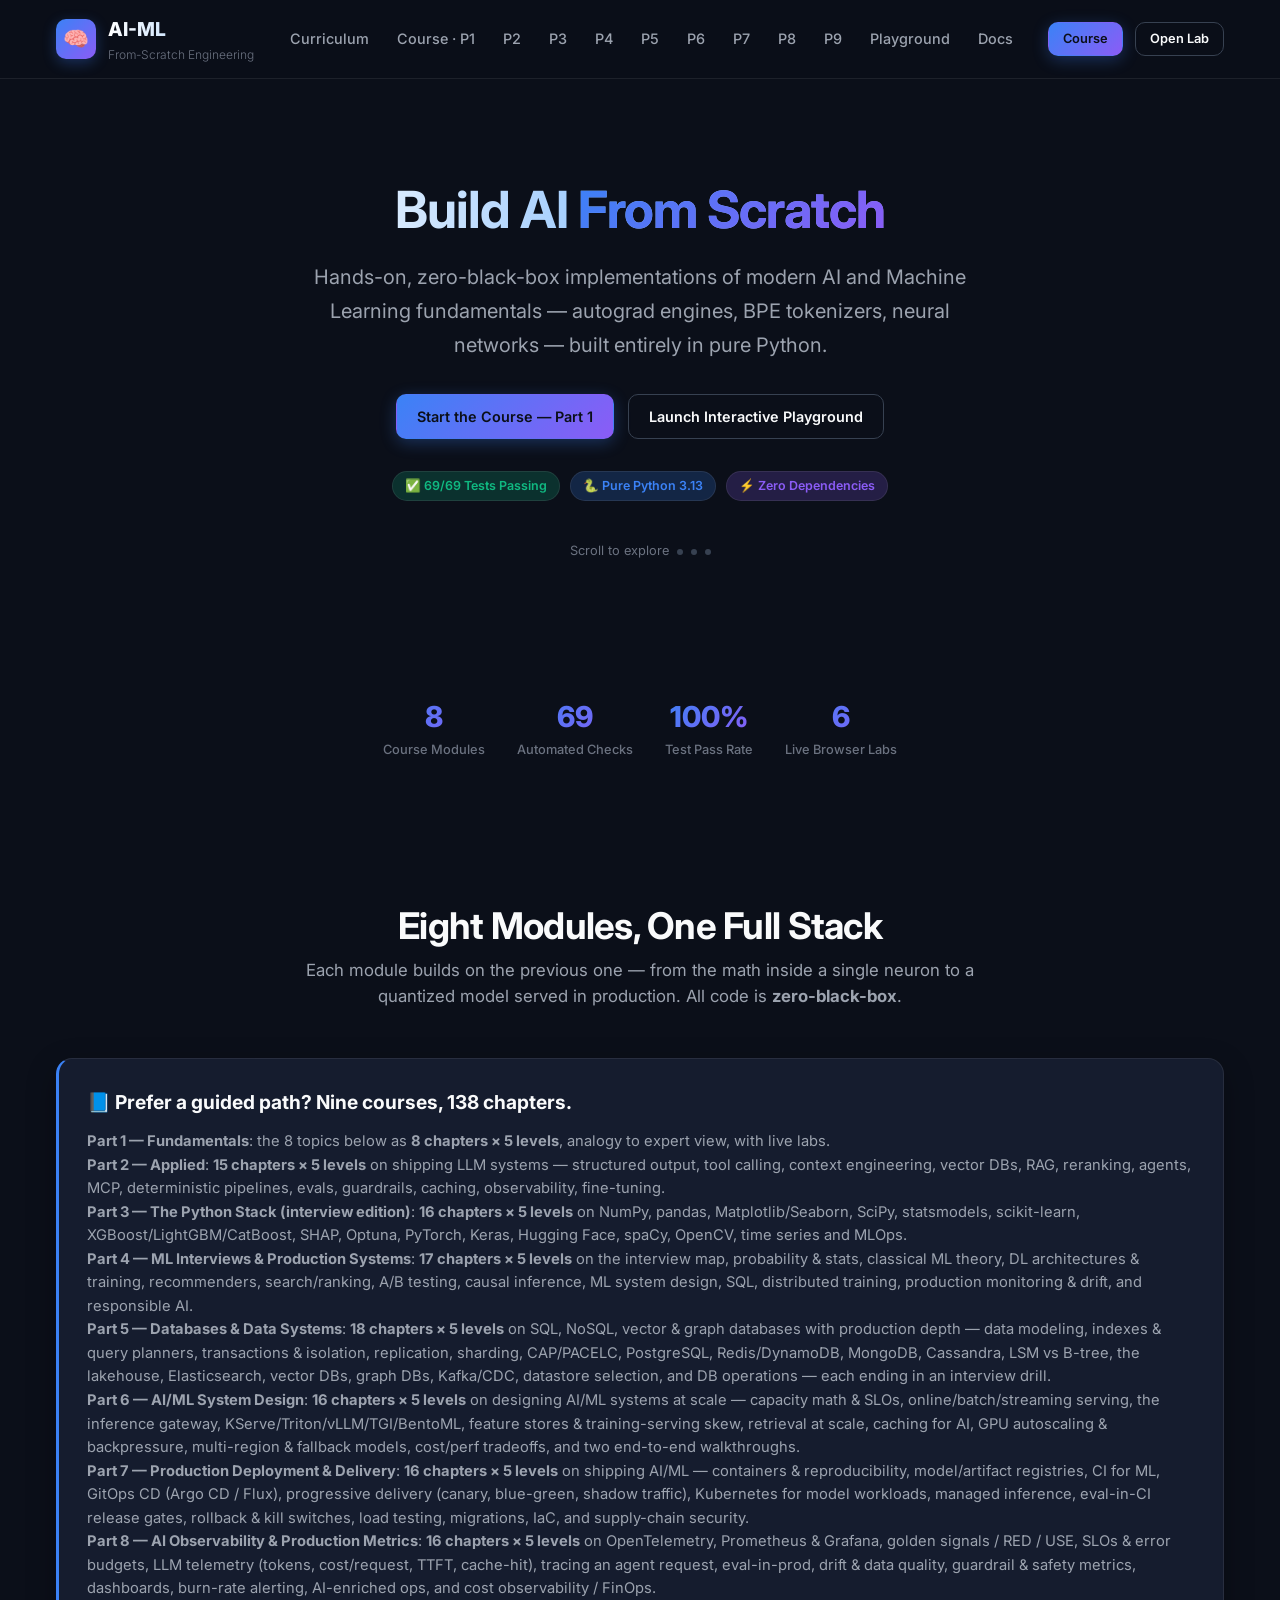
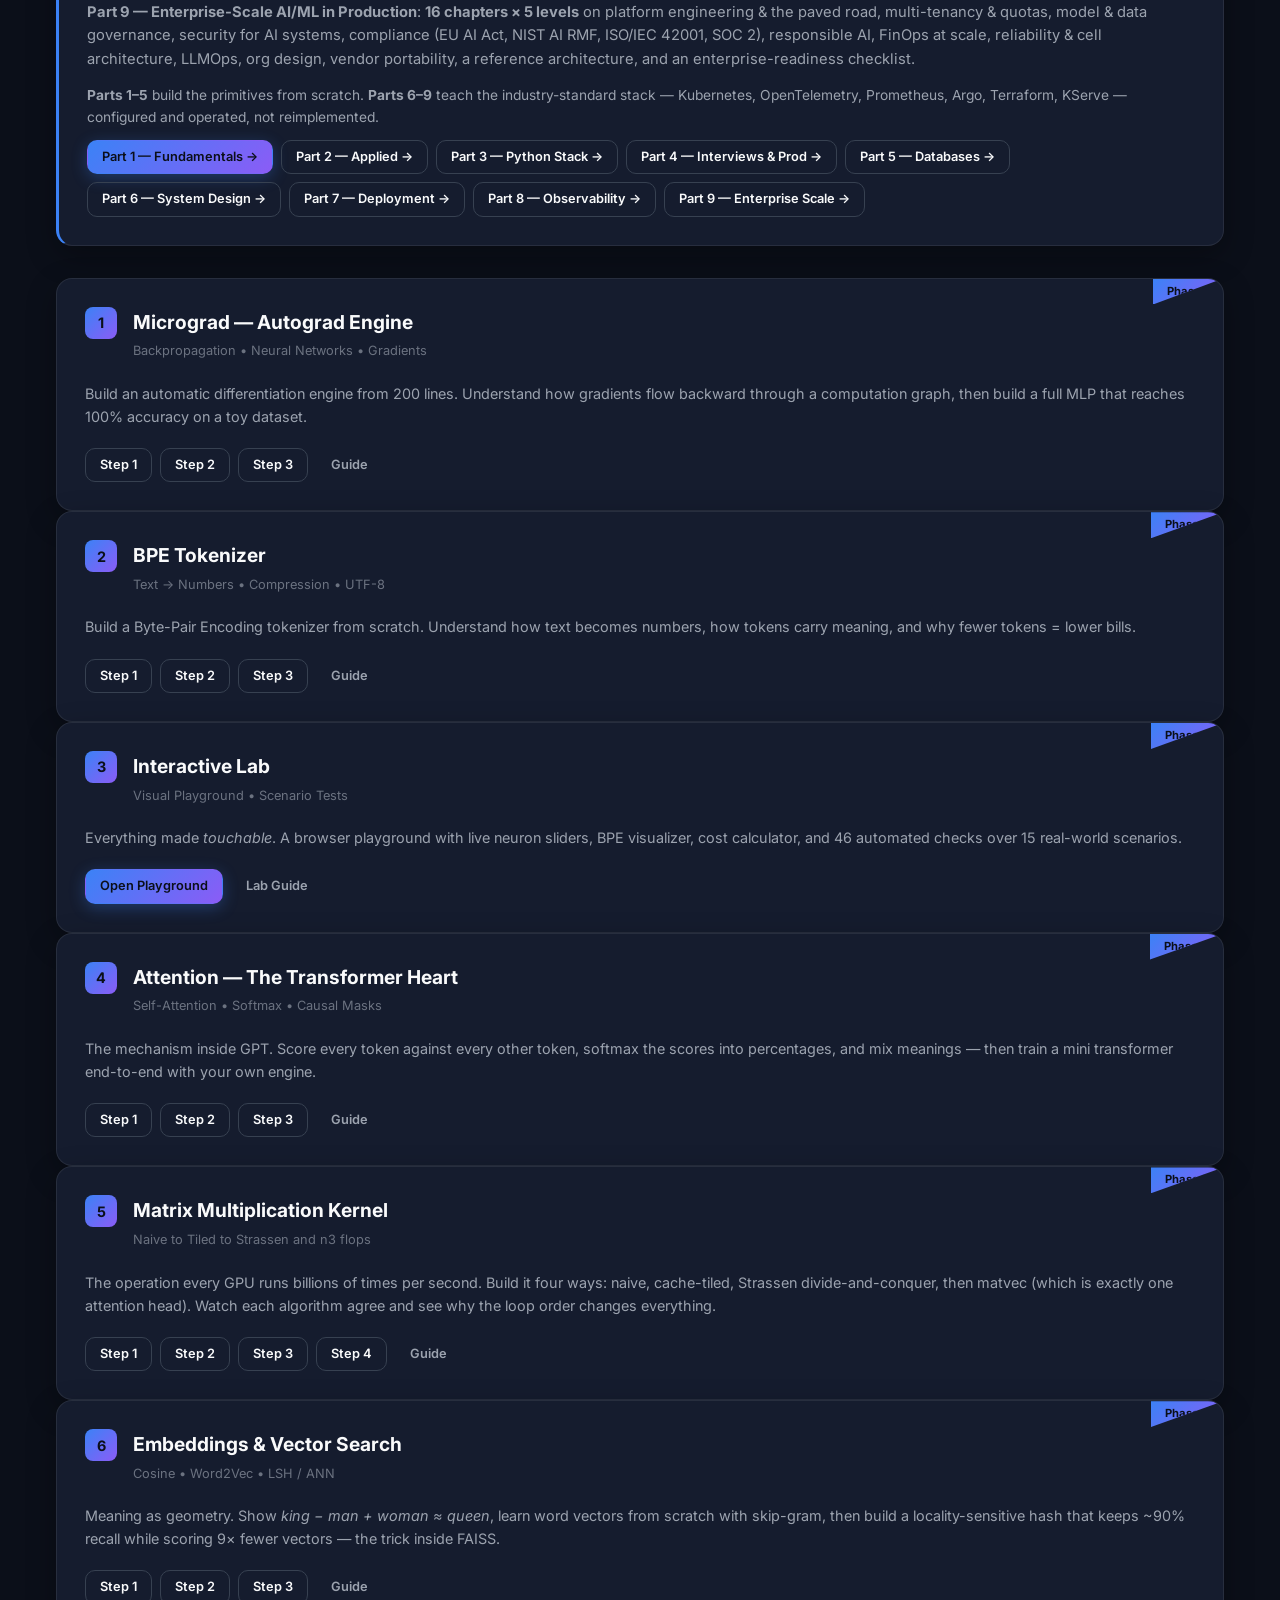
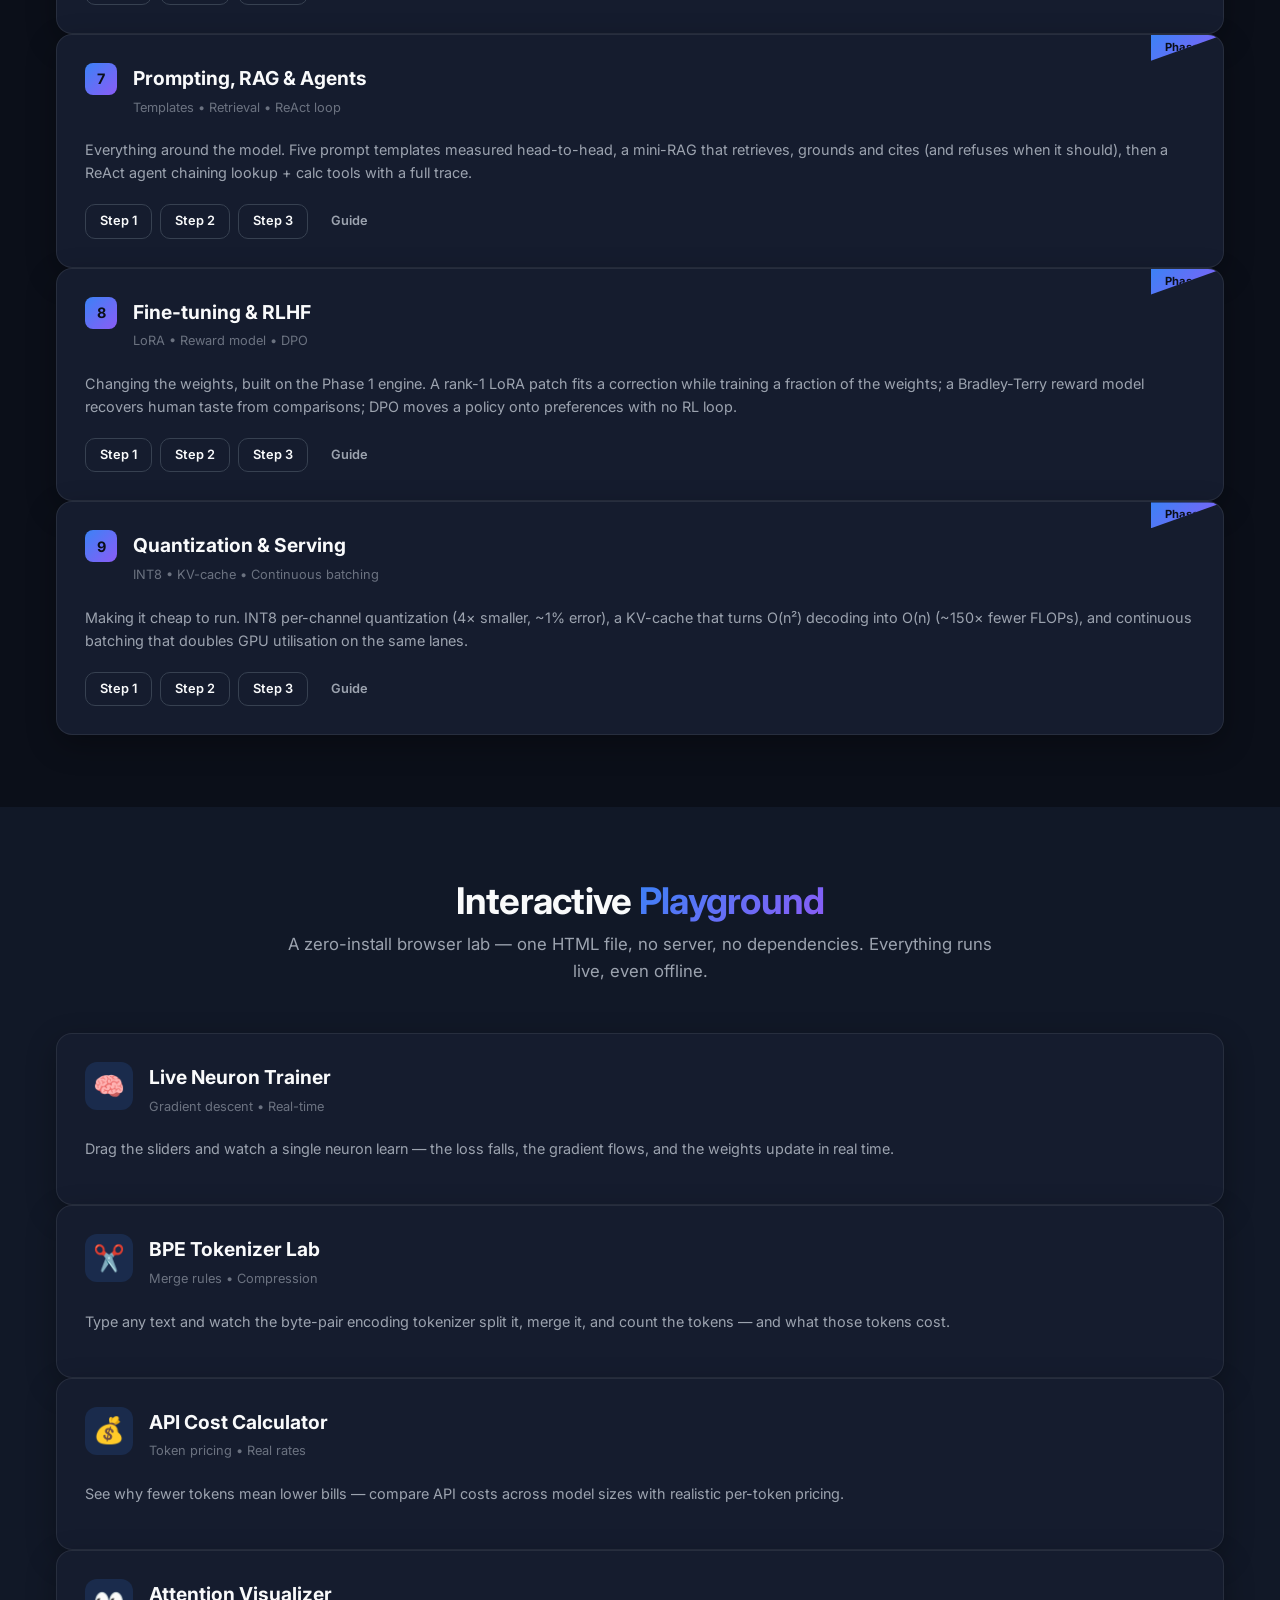
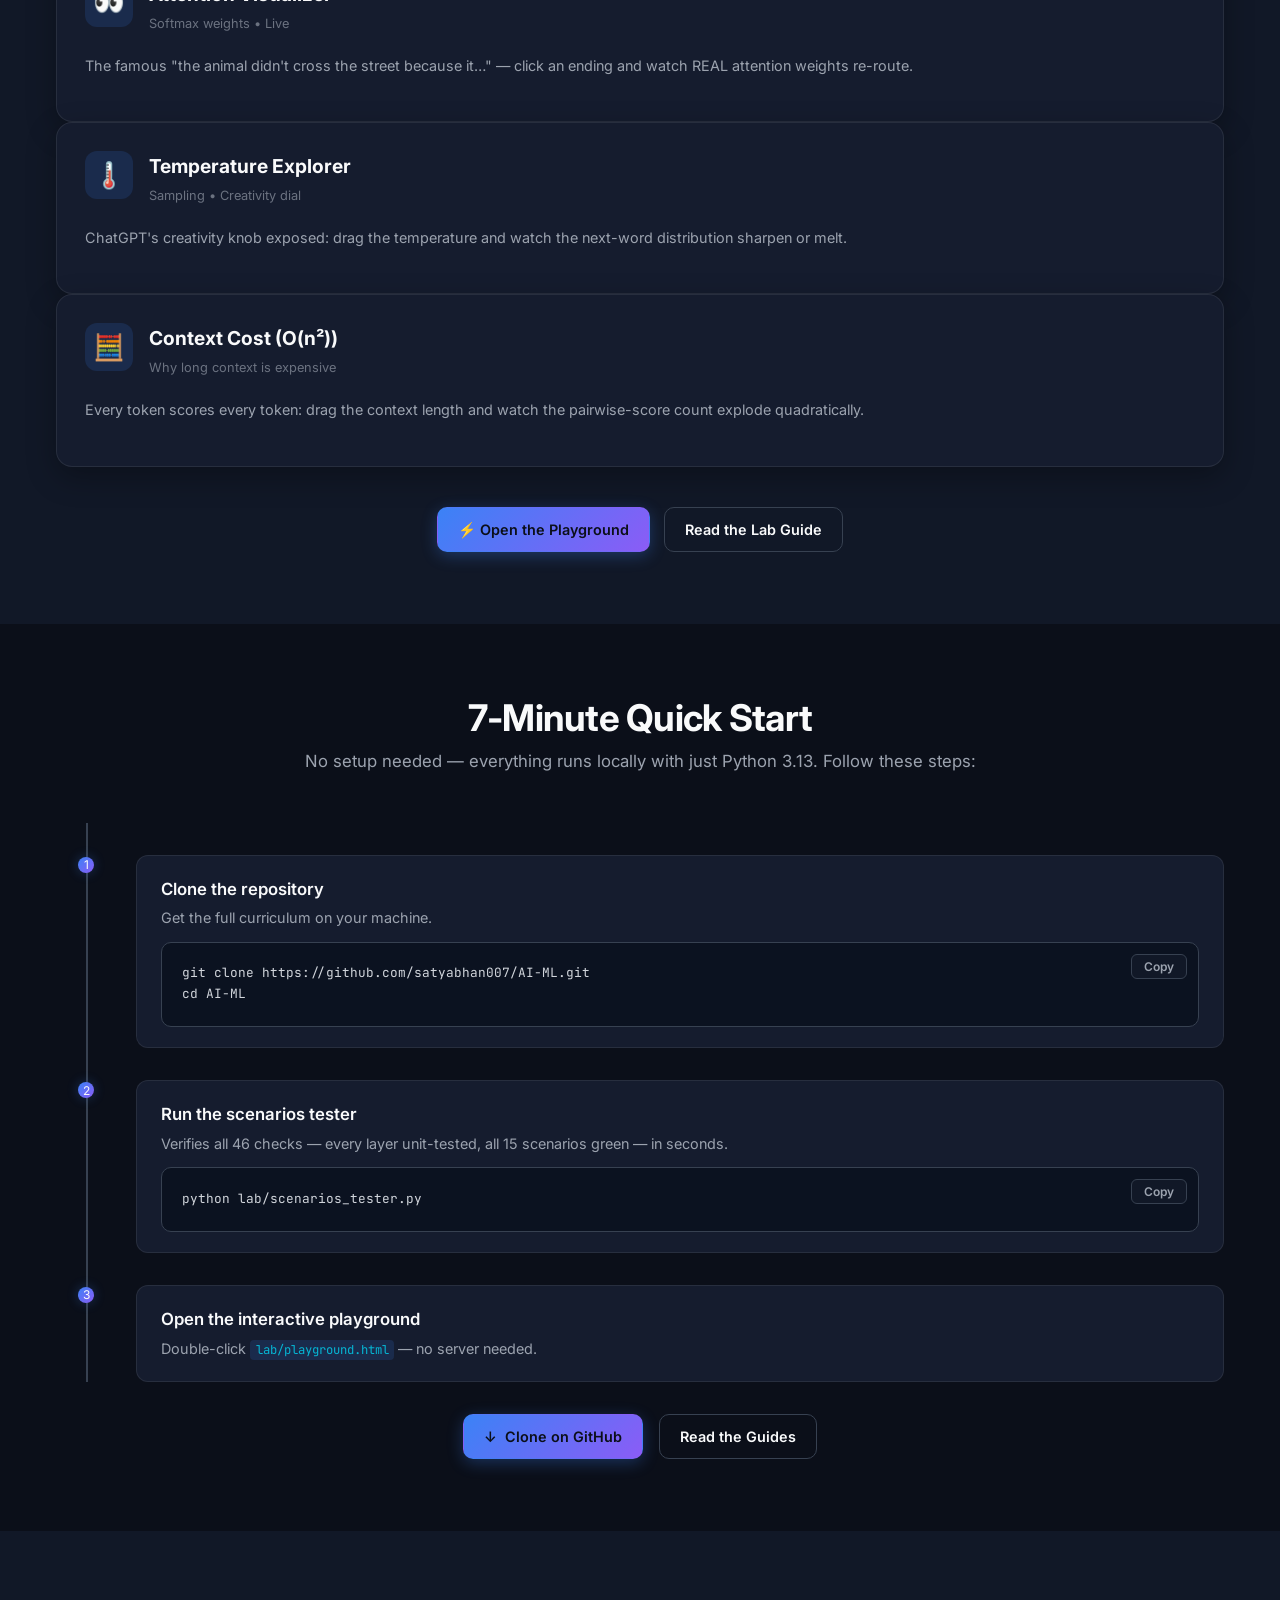
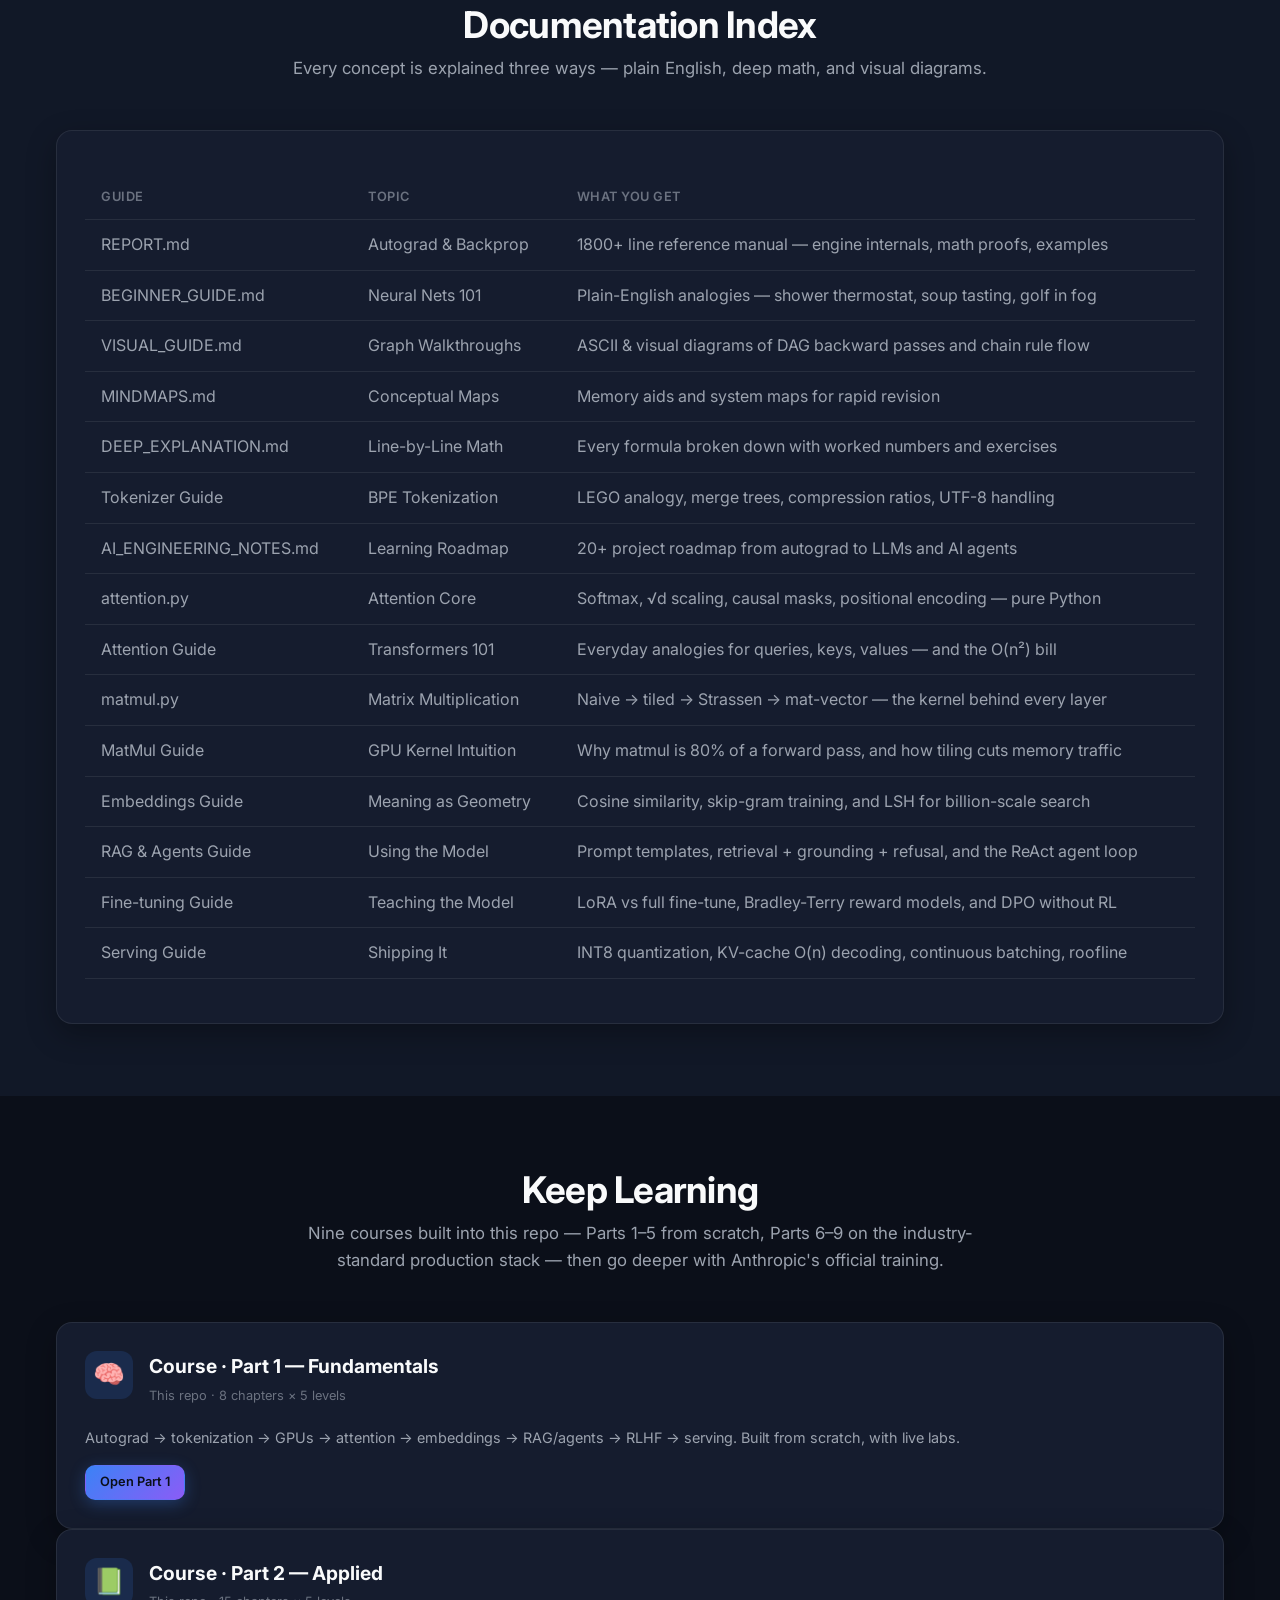
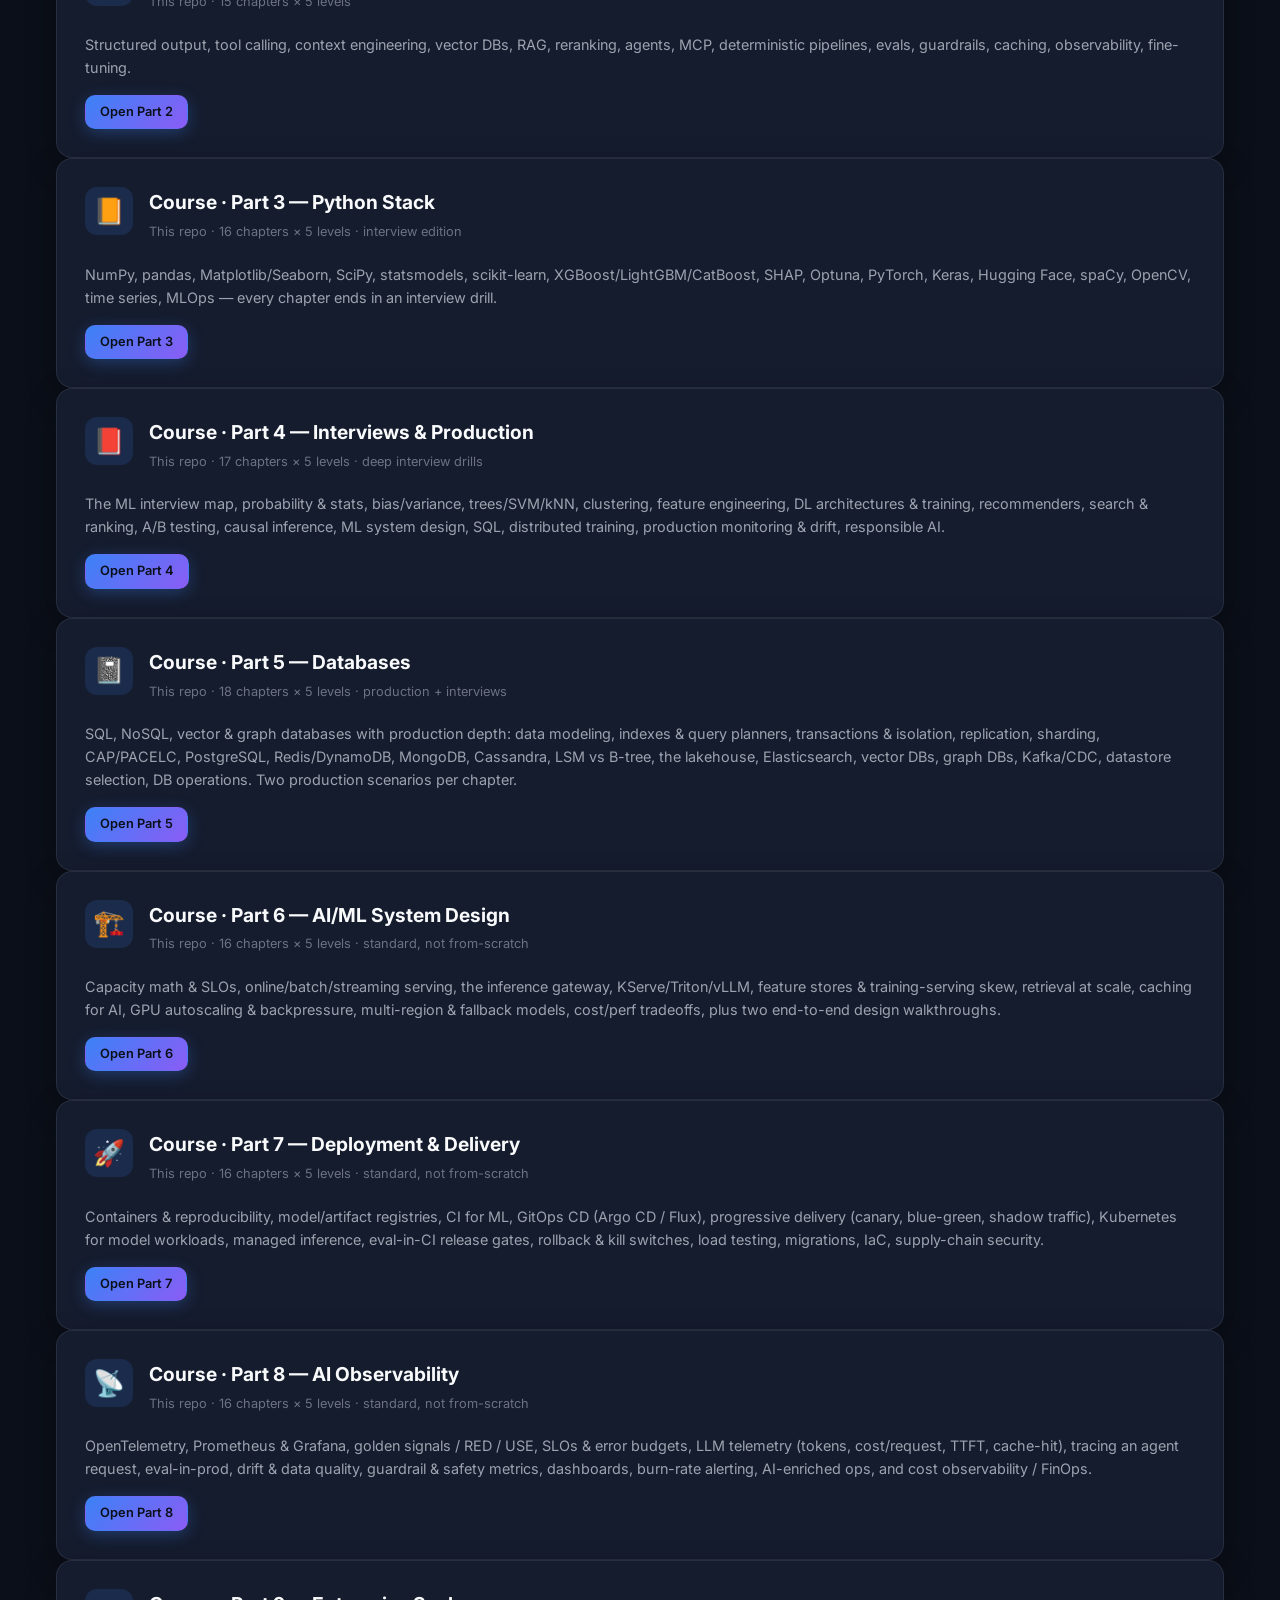
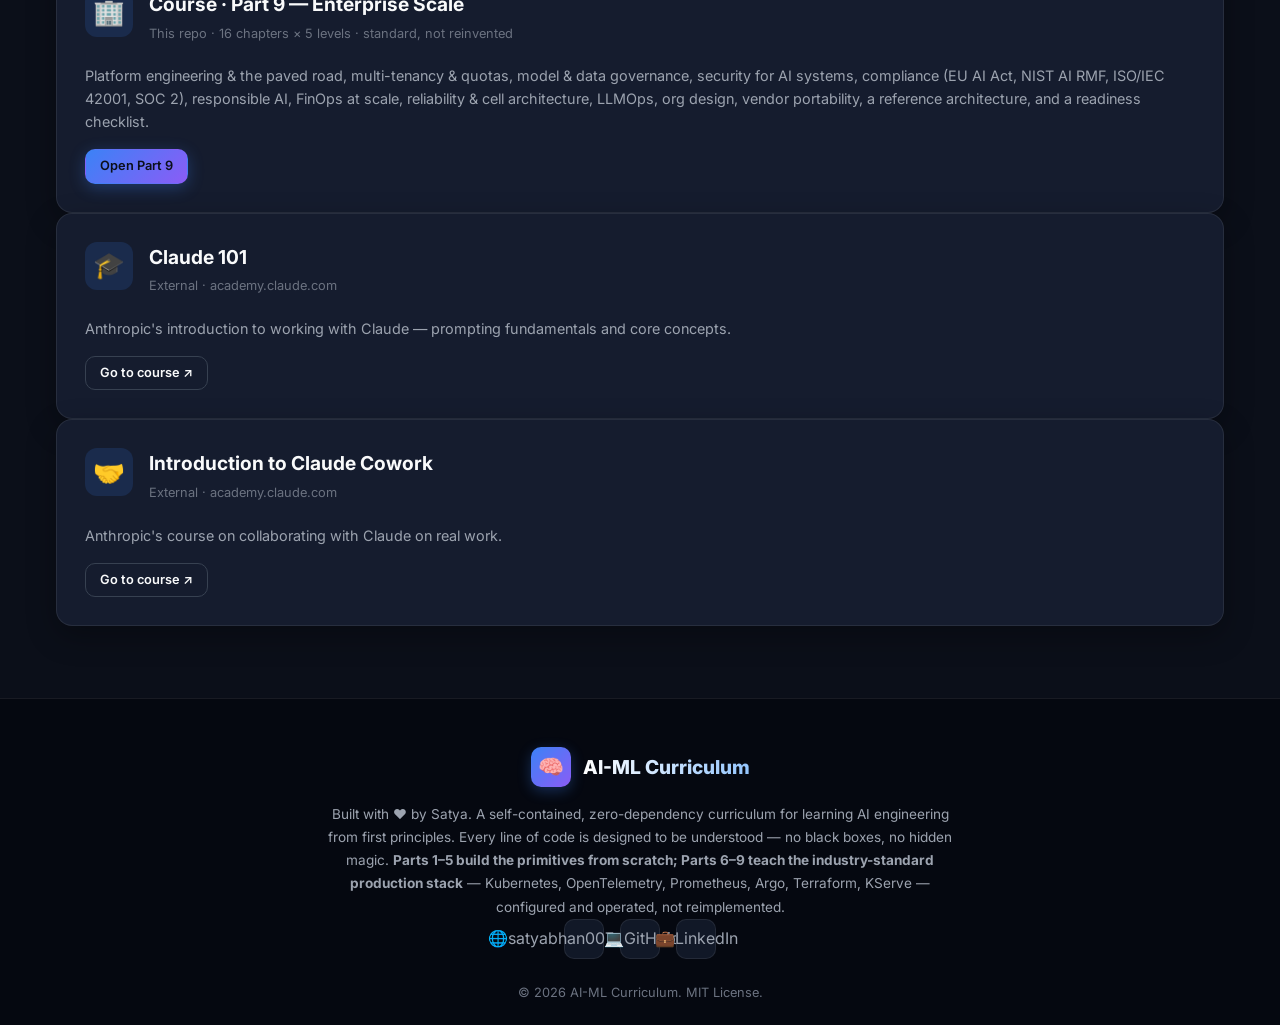
<file: index.html>
<!DOCTYPE html>
<html lang="en">
<head>
    <meta charset="UTF-8">
    <meta name="viewport" content="width=device-width, initial-scale=1.0">
    <title>AI-ML — From-Scratch AI Engineering Curriculum</title>
    <meta name="description" content="Hands-on, zero-black-box AI/ML implementations from scratch in pure Python. Build micrograd autograd, BPE tokenizers, and neural networks.">
    <meta name="color-scheme" content="dark">
    <link rel="canonical" href="https://satyabhan007.github.io/AI-ML/">
    <meta property="og:type" content="website">
    <meta property="og:site_name" content="AI-ML — From-Scratch AI Engineering">
    <meta property="og:title" content="AI-ML — From-Scratch AI Engineering Curriculum">
    <meta property="og:description" content="Hands-on, zero-black-box AI/ML implementations from scratch in pure Python. Build micrograd autograd, BPE tokenizers, and neural networks.">
    <meta property="og:url" content="https://satyabhan007.github.io/AI-ML/">
    <meta property="og:image" content="https://satyabhan007.github.io/AI-ML/assets/og-cover.svg">
    <meta name="twitter:card" content="summary_large_image">
    <meta name="twitter:title" content="AI-ML — From-Scratch AI Engineering Curriculum">
    <meta name="twitter:description" content="Hands-on, zero-black-box AI/ML implementations from scratch in pure Python.">
    <meta name="twitter:image" content="https://satyabhan007.github.io/AI-ML/assets/og-cover.svg">
    <link rel="icon" type="image/svg+xml" href="assets/favicon.svg">
    <link rel="icon" href="data:image/svg+xml,<svg xmlns='http://www.w3.org/2000/svg' viewBox='0 0 100 100'><text y='.9em' font-size='90' fill='%233b82f6'>🧠</text></svg>">

    <link rel="preconnect" href="https://fonts.googleapis.com">
    <link rel="preconnect" href="https://fonts.gstatic.com" crossorigin>
    <link rel="preload" as="style" href="https://fonts.googleapis.com/css2?family=Inter:wght@400;700&family=JetBrains+Mono:wght@400&display=swap">
    <link rel="stylesheet" href="https://fonts.googleapis.com/css2?family=Inter:wght@400;700&family=JetBrains+Mono:wght@400&display=swap" media="print" onload="this.media='all'">
    <noscript><link rel="stylesheet" href="https://fonts.googleapis.com/css2?family=Inter:wght@400;700&family=JetBrains+Mono:wght@400&display=swap"></noscript>
    <link rel="icon" href="data:image/svg+xml,<svg xmlns='http://www.w3.org/2000/svg' viewBox='0 0 100 100'><text y='.9em' font-size='90' fill='%233b82f6'>🧠</text></svg>">
    <link rel="stylesheet" href="assets/css/style.css">
    <!-- Optimizely: paste your snippet below (uncomment + replace OPTIMIZELY_PROJECT_ID).
         Get it at https://app.optimizely.com → Settings → Implementation → Snippet.
    <script src="https://cdn.optimizely.com/js/OPTIMIZELY_PROJECT_ID.js"></script>
         Click-tracking (configure in Optimizely UI as Click events):
           - contact buttons: selector a[href*="linkedin"], a[href^="mailto:"]
           - project links:   selector .phase-card a, a[href*="github.com/satyabhan007"]
    -->

</head>
<body>
    <!-- Navigation -->
    <header class="site-header">
        <div class="container nav-container">
            <div class="brand">
                <div class="brand-logo">🧠</div>
                <div>
                    <div class="brand-text">AI-ML</div>
                    <div class="brand-sub">From-Scratch Engineering</div>
                </div>
            </div>
            <nav class="nav-links">
                <a href="#curriculum">Curriculum</a>
                <a href="learn/">Course · P1</a>
                <a href="learn2/">P2</a>
                <a href="learn3/">P3</a>
                <a href="learn4/">P4</a>
                <a href="learn5/">P5</a>
                <a href="learn6/">P6</a>
                <a href="learn7/">P7</a>
                <a href="learn8/">P8</a>
                <a href="learn9/">P9</a>
                <a href="#playground">Playground</a>
                <a href="#docs">Docs</a>
            </nav>
            <div class="nav-actions">
                <a href="learn/" class="btn btn-primary btn-sm">Course</a>
                <a href="lab/playground.html" class="btn btn-outline btn-sm">Open Lab</a>
            </div>
        </div>
    </header>

    <!-- Hero -->
    <section class="hero reveal">
        <div class="container">
            <h1>Build AI <span style="background:linear-gradient(135deg,#3b82f6,#8b5cf6);-webkit-background-clip:text;-webkit-text-fill-color:transparent;">From Scratch</span></h1>
            <p class="subtitle">
                Hands-on, zero-black-box implementations of modern AI and Machine Learning
                fundamentals — autograd engines, BPE tokenizers, neural networks — built
                entirely in pure Python.
            </p>
            <div class="hero-actions">
                <a href="learn/" class="btn btn-primary">Start the Course — Part 1</a>
                <a href="lab/playground.html" class="btn btn-outline">Launch Interactive Playground</a>
            </div>
            <div class="badge-row">
                <span class="badge badge-green">✅ 69/69 Tests Passing</span>
                <span class="badge badge-primary">🐍 Pure Python 3.13</span>
                <span class="badge badge-purple">⚡ Zero Dependencies</span>
            </div>
            <div class="scroll-indicator">
                <span>Scroll to explore</span>
                <span class="scroll-dot"></span><span class="scroll-dot"></span><span class="scroll-dot"></span>
            </div>
        </div>
    </section>

    <!-- Stats Bar -->
    <section class="section-sm reveal">
        <div class="container">
            <div class="stats-bar">
                <div class="stat-item">
                    <div class="stat-value">8</div>
                    <div class="stat-label">Course Modules</div>
                </div>
                <div class="stat-item">
                    <div class="stat-value">69</div>
                    <div class="stat-label">Automated Checks</div>
                </div>
                <div class="stat-item">
                    <div class="stat-value">100%</div>
                    <div class="stat-label">Test Pass Rate</div>
                </div>
                <div class="stat-item">
                    <div class="stat-value">6</div>
                    <div class="stat-label">Live Browser Labs</div>
                </div>
            </div>
        </div>
    </section>

    <!-- Curriculum -->
    <section class="section reveal" id="curriculum">
        <div class="container">
            <h2 class="section-title">Eight Modules, One Full Stack</h2>
            <p class="section-subtitle">
                Each module builds on the previous one — from the math inside a single
                neuron to a quantized model served in production. All code is
                <strong>zero-black-box</strong>.
            </p>
            <div class="card" style="margin-bottom:32px;border-left:3px solid #3b82f6;">
                <div class="card-title">📘 Prefer a guided path? Nine courses, 138 chapters.</div>
                <p style="margin:12px 0;color:var(--text-muted);font-size:0.92rem;">
                    <strong>Part 1 — Fundamentals</strong>: the 8 topics below as
                    <strong>8 chapters × 5 levels</strong>, analogy to expert view, with live labs.<br>
                    <strong>Part 2 — Applied</strong>: <strong>15 chapters × 5 levels</strong> on shipping
                    LLM systems — structured output, tool calling, context engineering, vector DBs, RAG,
                    reranking, agents, MCP, deterministic pipelines, evals, guardrails, caching,
                    observability, fine-tuning.<br>
                    <strong>Part 3 — The Python Stack (interview edition)</strong>: <strong>16 chapters × 5 levels</strong>
                    on NumPy, pandas, Matplotlib/Seaborn, SciPy, statsmodels, scikit-learn, XGBoost/LightGBM/CatBoost,
                    SHAP, Optuna, PyTorch, Keras, Hugging Face, spaCy, OpenCV, time series and MLOps.<br>
                    <strong>Part 4 — ML Interviews &amp; Production Systems</strong>: <strong>17 chapters × 5 levels</strong>
                    on the interview map, probability &amp; stats, classical ML theory, DL architectures &amp; training,
                    recommenders, search/ranking, A/B testing, causal inference, ML system design, SQL, distributed
                    training, production monitoring &amp; drift, and responsible AI.<br>
                    <strong>Part 5 — Databases &amp; Data Systems</strong>: <strong>18 chapters × 5 levels</strong>
                    on SQL, NoSQL, vector &amp; graph databases with production depth — data modeling, indexes &amp;
                    query planners, transactions &amp; isolation, replication, sharding, CAP/PACELC, PostgreSQL,
                    Redis/DynamoDB, MongoDB, Cassandra, LSM vs B-tree, the lakehouse, Elasticsearch, vector DBs,
                    graph DBs, Kafka/CDC, datastore selection, and DB operations — each ending in an interview drill.<br>
                    <strong>Part 6 — AI/ML System Design</strong>: <strong>16 chapters × 5 levels</strong>
                    on designing AI/ML systems at scale — capacity math &amp; SLOs, online/batch/streaming serving, the
                    inference gateway, KServe/Triton/vLLM/TGI/BentoML, feature stores &amp; training-serving skew, retrieval
                    at scale, caching for AI, GPU autoscaling &amp; backpressure, multi-region &amp; fallback models,
                    cost/perf tradeoffs, and two end-to-end walkthroughs.<br>
                    <strong>Part 7 — Production Deployment &amp; Delivery</strong>: <strong>16 chapters × 5 levels</strong>
                    on shipping AI/ML — containers &amp; reproducibility, model/artifact registries, CI for ML, GitOps CD
                    (Argo CD / Flux), progressive delivery (canary, blue-green, shadow traffic), Kubernetes for model
                    workloads, managed inference, eval-in-CI release gates, rollback &amp; kill switches, load testing,
                    migrations, IaC, and supply-chain security.<br>
                    <strong>Part 8 — AI Observability &amp; Production Metrics</strong>: <strong>16 chapters × 5 levels</strong>
                    on OpenTelemetry, Prometheus &amp; Grafana, golden signals / RED / USE, SLOs &amp; error budgets, LLM
                    telemetry (tokens, cost/request, TTFT, cache-hit), tracing an agent request, eval-in-prod, drift &amp;
                    data quality, guardrail &amp; safety metrics, dashboards, burn-rate alerting, AI-enriched ops, and
                    cost observability / FinOps.<br>
                    <strong>Part 9 — Enterprise-Scale AI/ML in Production</strong>: <strong>16 chapters × 5 levels</strong>
                    on platform engineering &amp; the paved road, multi-tenancy &amp; quotas, model &amp; data governance,
                    security for AI systems, compliance (EU AI Act, NIST AI RMF, ISO/IEC 42001, SOC 2), responsible AI,
                    FinOps at scale, reliability &amp; cell architecture, LLMOps, org design, vendor portability, a
                    reference architecture, and an enterprise-readiness checklist.
                </p>
                <p style="margin:0 0 12px;color:var(--text-muted);font-size:0.86rem;">
                    <strong>Parts 1–5</strong> build the primitives from scratch. <strong>Parts 6–9</strong> teach the
                    industry-standard stack — Kubernetes, OpenTelemetry, Prometheus, Argo, Terraform, KServe —
                    configured and operated, not reimplemented.
                </p>
                <div style="display:flex;gap:8px;flex-wrap:wrap;">
                    <a href="learn/" class="btn btn-sm btn-primary">Part 1 — Fundamentals →</a>
                    <a href="learn2/" class="btn btn-sm btn-outline">Part 2 — Applied →</a>
                    <a href="learn3/" class="btn btn-sm btn-outline">Part 3 — Python Stack →</a>
                    <a href="learn4/" class="btn btn-sm btn-outline">Part 4 — Interviews &amp; Prod →</a>
                    <a href="learn5/" class="btn btn-sm btn-outline">Part 5 — Databases →</a>
                    <a href="learn6/" class="btn btn-sm btn-outline">Part 6 — System Design →</a>
                    <a href="learn7/" class="btn btn-sm btn-outline">Part 7 — Deployment →</a>
                    <a href="learn8/" class="btn btn-sm btn-outline">Part 8 — Observability →</a>
                    <a href="learn9/" class="btn btn-sm btn-outline">Part 9 — Enterprise Scale →</a>
                </div>
            </div>
            <div class="grid-3">
                <div class="card phase-card" data-phase="Phase 1">
                    <div style="display:flex;gap:16px;align-items:flex-start;">
                        <div class="phase-number">1</div>
                        <div>
                            <div class="card-title">Micrograd — Autograd Engine</div>
                            <div class="card-meta">Backpropagation • Neural Networks • Gradients</div>
                        </div>
                    </div>
                    <p style="margin:20px 0;color:var(--text-muted);font-size:0.9rem;">
                        Build an automatic differentiation engine from 200 lines. Understand how
                        gradients flow backward through a computation graph, then build a full MLP
                        that reaches 100% accuracy on a toy dataset.
                    </p>
                    <div style="display:flex;gap:8px;flex-wrap:wrap;">
                        <a href="micrograd/step1_just_values.py" class="btn btn-sm btn-outline">Step 1</a>
                        <a href="micrograd/step2_one_neuron.py" class="btn btn-sm btn-outline">Step 2</a>
                        <a href="micrograd/step3_full_network.py" class="btn btn-sm btn-outline">Step 3</a>
                        <a href="micrograd/BEGINNER_GUIDE.md" class="btn btn-sm btn-ghost">Guide</a>
                    </div>
                </div>
                <div class="card phase-card" data-phase="Phase 2">
                    <div style="display:flex;gap:16px;align-items:flex-start;">
                        <div class="phase-number">2</div>
                        <div>
                            <div class="card-title">BPE Tokenizer</div>
                            <div class="card-meta">Text → Numbers • Compression • UTF-8</div>
                        </div>
                    </div>
                    <p style="margin:20px 0;color:var(--text-muted);font-size:0.9rem;">
                        Build a Byte-Pair Encoding tokenizer from scratch. Understand how text
                        becomes numbers, how tokens carry meaning, and why fewer tokens = lower bills.
                    </p>
                    <div style="display:flex;gap:8px;flex-wrap:wrap;">
                        <a href="tokenizer/step1_why_tokenize.py" class="btn btn-sm btn-outline">Step 1</a>
                        <a href="tokenizer/step2_train_bpe.py" class="btn btn-sm btn-outline">Step 2</a>
                        <a href="tokenizer/step3_encode_decode.py" class="btn btn-sm btn-outline">Step 3</a>
                        <a href="tokenizer/BEGINNER_GUIDE.md" class="btn btn-sm btn-ghost">Guide</a>
                    </div>
                </div>
                <div class="card phase-card" data-phase="Phase 3">
                    <div style="display:flex;gap:16px;align-items:flex-start;">
                        <div class="phase-number">3</div>
                        <div>
                            <div class="card-title">Interactive Lab</div>
                            <div class="card-meta">Visual Playground • Scenario Tests</div>
                        </div>
                    </div>
                    <p style="margin:20px 0;color:var(--text-muted);font-size:0.9rem;">
                        Everything made <em>touchable</em>. A browser playground with live neuron
                        sliders, BPE visualizer, cost calculator, and 46 automated checks over 15 real-world scenarios.
                    </p>
                    <div style="display:flex;gap:8px;flex-wrap:wrap;">
                        <a href="lab/playground.html" class="btn btn-sm btn-primary">Open Playground</a>
                        <a href="lab/README.md" class="btn btn-sm btn-ghost">Lab Guide</a>
                    </div>
                </div>

                <div class="card phase-card" data-phase="Phase 4">
                    <div style="display:flex;gap:16px;align-items:flex-start;">
                        <div class="phase-number">4</div>
                        <div>
                            <div class="card-title">Attention — The Transformer Heart</div>
                            <div class="card-meta">Self-Attention • Softmax • Causal Masks</div>
                        </div>
                    </div>
                    <p style="margin:20px 0;color:var(--text-muted);font-size:0.9rem;">
                        The mechanism inside GPT. Score every token against every other
                        token, softmax the scores into percentages, and mix meanings —
                        then train a mini transformer end-to-end with your own engine.
                    </p>
                    <div style="display:flex;gap:8px;flex-wrap:wrap;">
                        <a href="attention/step1_similarity.py" class="btn btn-sm btn-outline">Step 1</a>
                        <a href="attention/step2_self_attention.py" class="btn btn-sm btn-outline">Step 2</a>
                        <a href="attention/step3_mini_transformer.py" class="btn btn-sm btn-outline">Step 3</a>
                        <a href="attention/BEGINNER_GUIDE.md" class="btn btn-sm btn-ghost">Guide</a>
                    </div>
    </div>
                <div class="card phase-card" data-phase="Phase 5">
                <div style="display:flex;gap:16px;align-items:flex-start;">
                    <div class="phase-number">5</div>
                    <div>
                        <div class="card-title">Matrix Multiplication Kernel</div>
                        <div class="card-meta">Naive to Tiled to Strassen and n3 flops</div>
                    </div>
                </div>
                <p style="margin:20px 0;color:var(--text-muted);font-size:0.9rem;">
                    The operation every GPU runs billions of times per second. Build
                    it four ways: naive, cache-tiled, Strassen divide-and-conquer,
                    then matvec (which is exactly one attention head). Watch each
                    algorithm agree and see why the loop order changes everything.
                </p>
                <div style="display:flex;gap:8px;flex-wrap:wrap;">
                    <a href="matmul/step1_naive.py" class="btn btn-sm btn-outline">Step 1</a>
                    <a href="matmul/step2_tiled.py" class="btn btn-sm btn-outline">Step 2</a>
                    <a href="matmul/step3_strassen.py" class="btn btn-sm btn-outline">Step 3</a>
                    <a href="matmul/step4_matvec.py" class="btn btn-sm btn-outline">Step 4</a>
                    <a href="matmul/BEGINNER_GUIDE.md" class="btn btn-sm btn-ghost">Guide</a>
                </div>
     </div>

                <div class="card phase-card" data-phase="Phase 6">
                    <div style="display:flex;gap:16px;align-items:flex-start;">
                        <div class="phase-number">6</div>
                        <div>
                            <div class="card-title">Embeddings & Vector Search</div>
                            <div class="card-meta">Cosine • Word2Vec • LSH / ANN</div>
                        </div>
                    </div>
                    <p style="margin:20px 0;color:var(--text-muted);font-size:0.9rem;">
                        Meaning as geometry. Show <em>king − man + woman ≈ queen</em>,
                        learn word vectors from scratch with skip-gram, then build a
                        locality-sensitive hash that keeps ~90% recall while scoring
                        9× fewer vectors — the trick inside FAISS.
                    </p>
                    <div style="display:flex;gap:8px;flex-wrap:wrap;">
                        <a href="embeddings/step1_meaning_as_geometry.py" class="btn btn-sm btn-outline">Step 1</a>
                        <a href="embeddings/step2_learn_word_vectors.py" class="btn btn-sm btn-outline">Step 2</a>
                        <a href="embeddings/step3_vector_search.py" class="btn btn-sm btn-outline">Step 3</a>
                        <a href="embeddings/BEGINNER_GUIDE.md" class="btn btn-sm btn-ghost">Guide</a>
                    </div>
                </div>

                <div class="card phase-card" data-phase="Phase 7">
                    <div style="display:flex;gap:16px;align-items:flex-start;">
                        <div class="phase-number">7</div>
                        <div>
                            <div class="card-title">Prompting, RAG & Agents</div>
                            <div class="card-meta">Templates • Retrieval • ReAct loop</div>
                        </div>
                    </div>
                    <p style="margin:20px 0;color:var(--text-muted);font-size:0.9rem;">
                        Everything around the model. Five prompt templates measured
                        head-to-head, a mini-RAG that retrieves, grounds and cites (and
                        refuses when it should), then a ReAct agent chaining lookup +
                        calc tools with a full trace.
                    </p>
                    <div style="display:flex;gap:8px;flex-wrap:wrap;">
                        <a href="rag/step1_prompting.py" class="btn btn-sm btn-outline">Step 1</a>
                        <a href="rag/step2_mini_rag.py" class="btn btn-sm btn-outline">Step 2</a>
                        <a href="rag/step3_agent_loop.py" class="btn btn-sm btn-outline">Step 3</a>
                        <a href="rag/BEGINNER_GUIDE.md" class="btn btn-sm btn-ghost">Guide</a>
                    </div>
                </div>

                <div class="card phase-card" data-phase="Phase 8">
                    <div style="display:flex;gap:16px;align-items:flex-start;">
                        <div class="phase-number">8</div>
                        <div>
                            <div class="card-title">Fine-tuning & RLHF</div>
                            <div class="card-meta">LoRA • Reward model • DPO</div>
                        </div>
                    </div>
                    <p style="margin:20px 0;color:var(--text-muted);font-size:0.9rem;">
                        Changing the weights, built on the Phase 1 engine. A rank-1 LoRA
                        patch fits a correction while training a fraction of the
                        weights; a Bradley-Terry reward model recovers human taste from
                        comparisons; DPO moves a policy onto preferences with no RL loop.
                    </p>
                    <div style="display:flex;gap:8px;flex-wrap:wrap;">
                        <a href="finetuning/step1_lora.py" class="btn btn-sm btn-outline">Step 1</a>
                        <a href="finetuning/step2_reward_model.py" class="btn btn-sm btn-outline">Step 2</a>
                        <a href="finetuning/step3_preference_optimization.py" class="btn btn-sm btn-outline">Step 3</a>
                        <a href="finetuning/BEGINNER_GUIDE.md" class="btn btn-sm btn-ghost">Guide</a>
                    </div>
                </div>

                <div class="card phase-card" data-phase="Phase 9">
                    <div style="display:flex;gap:16px;align-items:flex-start;">
                        <div class="phase-number">9</div>
                        <div>
                            <div class="card-title">Quantization & Serving</div>
                            <div class="card-meta">INT8 • KV-cache • Continuous batching</div>
                        </div>
                    </div>
                    <p style="margin:20px 0;color:var(--text-muted);font-size:0.9rem;">
                        Making it cheap to run. INT8 per-channel quantization (4× smaller,
                        ~1% error), a KV-cache that turns O(n²) decoding into O(n)
                        (~150× fewer FLOPs), and continuous batching that doubles GPU
                        utilisation on the same lanes.
                    </p>
                    <div style="display:flex;gap:8px;flex-wrap:wrap;">
                        <a href="serving/step1_quantization.py" class="btn btn-sm btn-outline">Step 1</a>
                        <a href="serving/step2_kv_cache.py" class="btn btn-sm btn-outline">Step 2</a>
                        <a href="serving/step3_serving_throughput.py" class="btn btn-sm btn-outline">Step 3</a>
                        <a href="serving/BEGINNER_GUIDE.md" class="btn btn-sm btn-ghost">Guide</a>
                    </div>
                </div>
            </div>
        </div>
    </section>

    <!-- Playground -->
    <section class="section section-alt reveal" id="playground">
        <div class="container">
            <h2 class="section-title">Interactive <span class="highlight">Playground</span></h2>
            <p class="section-subtitle">
                A zero-install browser lab — one HTML file, no server, no dependencies.
                Everything runs live, even offline.
            </p>
            <div class="grid-3">
                <div class="card">
                    <div class="card-header">
                        <div class="card-icon">🧠</div>
                        <div>
                            <div class="card-title">Live Neuron Trainer</div>
                            <div class="card-meta">Gradient descent • Real-time</div>
                        </div>
                    </div>
                    <p style="color:var(--text-muted);font-size:0.9rem;">
                        Drag the sliders and watch a single neuron learn — the loss falls,
                        the gradient flows, and the weights update in real time.
                    </p>
                </div>
                <div class="card">
                    <div class="card-header">
                        <div class="card-icon">✂️</div>
                        <div>
                            <div class="card-title">BPE Tokenizer Lab</div>
                            <div class="card-meta">Merge rules • Compression</div>
                        </div>
                    </div>
                    <p style="color:var(--text-muted);font-size:0.9rem;">
                        Type any text and watch the byte-pair encoding tokenizer split it,
                        merge it, and count the tokens — and what those tokens cost.
                    </p>
                </div>
                <div class="card">
                    <div class="card-header">
                        <div class="card-icon">💰</div>
                        <div>
                            <div class="card-title">API Cost Calculator</div>
                            <div class="card-meta">Token pricing • Real rates</div>
                        </div>
                    </div>
                    <p style="color:var(--text-muted);font-size:0.9rem;">
                        See why fewer tokens mean lower bills — compare API costs across
                        model sizes with realistic per-token pricing.
                    </p>
                </div>
            </div>
<div class="card">
                    <div class="card-header">
                        <div class="card-icon">👀</div>
                        <div>
                            <div class="card-title">Attention Visualizer</div>
                            <div class="card-meta">Softmax weights • Live</div>
                        </div>
                    </div>
                    <p style="color:var(--text-muted);font-size:0.9rem;">
                        The famous "the animal didn't cross the street because it…" —
                        click an ending and watch REAL attention weights re-route.
                    </p>
                </div>
                <div class="card">
                    <div class="card-header">
                        <div class="card-icon">🌡️</div>
                        <div>
                            <div class="card-title">Temperature Explorer</div>
                            <div class="card-meta">Sampling • Creativity dial</div>
                        </div>
                    </div>
                    <p style="color:var(--text-muted);font-size:0.9rem;">
                        ChatGPT's creativity knob exposed: drag the temperature and
                        watch the next-word distribution sharpen or melt.
                    </p>
                </div>
                <div class="card">
                    <div class="card-header">
                        <div class="card-icon">🧮</div>
                        <div>
                            <div class="card-title">Context Cost (O(n²))</div>
                            <div class="card-meta">Why long context is expensive</div>
                        </div>
                    </div>
                    <p style="color:var(--text-muted);font-size:0.9rem;">
                        Every token scores every token: drag the context length and
                        watch the pairwise-score count explode quadratically.
                    </p>
                </div>
                        <div class="playground-cta">
                <a href="lab/playground.html" class="btn btn-primary">⚡ Open the Playground</a>
                <a href="lab/README.md" class="btn btn-outline">Read the Lab Guide</a>
            </div>
        </div>
    </section>

    <!-- Getting Started -->
    <section class="section reveal" id="getting-started">
        <div class="container">
            <h2 class="section-title">7-Minute Quick Start</h2>
            <p class="section-subtitle">
                No setup needed — everything runs locally with just Python 3.13. Follow these steps:
            </p>
            <div class="timeline">
                <div class="timeline-item">
                    <div class="timeline-dot">1</div>
                    <div class="timeline-content">
                        <div class="timeline-title">Clone the repository</div>
                        <div class="timeline-desc">Get the full curriculum on your machine.</div>

                        <div class="cmd-row">
                            <pre id="cmd-clone"><code>git clone https://github.com/satyabhan007/AI-ML.git
cd AI-ML</code></pre>
                            <button class="copy-btn" data-target="#cmd-clone" type="button">Copy</button>
                        </div>
                    </div>
                </div>
                <div class="timeline-item">
                    <div class="timeline-dot">2</div>
                    <div class="timeline-content">
                        <div class="timeline-title">Run the scenarios tester</div>
                        <div class="timeline-desc">
                            Verifies all 46 checks — every layer unit-tested, all 15 scenarios green — in seconds.

                        <div class="cmd-row">
                            <pre id="cmd-test"><code>python lab/scenarios_tester.py</code></pre>
                            <button class="copy-btn" data-target="#cmd-test" type="button">Copy</button>
                        </div>
                        </div>
                    </div>
                </div>
                <div class="timeline-item">
                    <div class="timeline-dot">3</div>
                    <div class="timeline-content">
                        <div class="timeline-title">Open the interactive playground</div>
                        <div class="timeline-desc">
                            Double-click <code class="inline">lab/playground.html</code> — no server needed.
                        </div>
                    </div>
                </div>
            </div>
            <div style="text-align:center;margin-top:32px;">
                <div style="display:flex;gap:16px;justify-content:center;flex-wrap:wrap;">
                    <a href="https://github.com/satyabhan007/AI-ML" class="btn btn-primary" target="_blank" rel="noopener">
                        <span>↓</span> Clone on GitHub
                    </a>
                    <a href="#docs" class="btn btn-outline">Read the Guides</a>
                </div>
            </div>
        </div>
    </section>

    <!-- Documentation -->
    <section class="section section-alt reveal" id="docs">
        <div class="container">
            <h2 class="section-title">Documentation Index</h2>
            <p class="section-subtitle">
                Every concept is explained three ways — plain English, deep math, and visual diagrams.
            </p>
            <div class="card">
                <table class="doc-table">
                    <thead>
                        <tr>
                            <th>Guide</th>
                            <th>Topic</th>
                            <th>What You Get</th>
                        </tr>
                    </thead>
                    <tbody>
                        <tr>
                            <td><a href="micrograd/REPORT.md">REPORT.md</a></td>
                            <td>Autograd & Backprop</td>
                            <td>1800+ line reference manual — engine internals, math proofs, examples</td>
                        </tr>
                        <tr>
                            <td><a href="micrograd/BEGINNER_GUIDE.md">BEGINNER_GUIDE.md</a></td>
                            <td>Neural Nets 101</td>
                            <td>Plain-English analogies — shower thermostat, soup tasting, golf in fog</td>
                        </tr>
                        <tr>
                            <td><a href="micrograd/VISUAL_GUIDE.md">VISUAL_GUIDE.md</a></td>
                            <td>Graph Walkthroughs</td>
                            <td>ASCII & visual diagrams of DAG backward passes and chain rule flow</td>
                        </tr>
                        <tr>
                            <td><a href="micrograd/MINDMAPS.md">MINDMAPS.md</a></td>
                            <td>Conceptual Maps</td>
                            <td>Memory aids and system maps for rapid revision</td>
                        </tr>
                        <tr>
                            <td><a href="micrograd/DEEP_EXPLANATION.md">DEEP_EXPLANATION.md</a></td>
                            <td>Line-by-Line Math</td>
                            <td>Every formula broken down with worked numbers and exercises</td>
                        </tr>
                        <tr>
                            <td><a href="tokenizer/BEGINNER_GUIDE.md">Tokenizer Guide</a></td>
                            <td>BPE Tokenization</td>
                            <td>LEGO analogy, merge trees, compression ratios, UTF-8 handling</td>
                        </tr>
                        <tr>
                            <td><a href="micrograd/AI_ENGINEERING_NOTES.md">AI_ENGINEERING_NOTES.md</a></td>
                            <td>Learning Roadmap</td>
                            <td>20+ project roadmap from autograd to LLMs and AI agents</td>
                                                </tr>
                        <tr>
                            <td><a href="attention/attention.py">attention.py</a></td>
                            <td>Attention Core</td>
                            <td>Softmax, √d scaling, causal masks, positional encoding — pure Python</td>
                        </tr>
                        <tr>
                            <td><a href="attention/BEGINNER_GUIDE.md">Attention Guide</a></td>
                            <td>Transformers 101</td>
                            <td>Everyday analogies for queries, keys, values — and the O(n²) bill</td>
                        </tr>
            <tr>
                <td><a href="matmul/matmul.py">matmul.py</a></td>
                <td>Matrix Multiplication</td>
                <td>Naive → tiled → Strassen → mat-vector — the kernel behind every layer</td>
            </tr>
            <tr>
                <td><a href="matmul/BEGINNER_GUIDE.md">MatMul Guide</a></td>
                <td>GPU Kernel Intuition</td>
                <td>Why matmul is 80% of a forward pass, and how tiling cuts memory traffic</td>
            </tr>
            <tr>
                <td><a href="embeddings/BEGINNER_GUIDE.md">Embeddings Guide</a></td>
                <td>Meaning as Geometry</td>
                <td>Cosine similarity, skip-gram training, and LSH for billion-scale search</td>
            </tr>
            <tr>
                <td><a href="rag/BEGINNER_GUIDE.md">RAG & Agents Guide</a></td>
                <td>Using the Model</td>
                <td>Prompt templates, retrieval + grounding + refusal, and the ReAct agent loop</td>
            </tr>
            <tr>
                <td><a href="finetuning/BEGINNER_GUIDE.md">Fine-tuning Guide</a></td>
                <td>Teaching the Model</td>
                <td>LoRA vs full fine-tune, Bradley-Terry reward models, and DPO without RL</td>
            </tr>
            <tr>
                <td><a href="serving/BEGINNER_GUIDE.md">Serving Guide</a></td>
                <td>Shipping It</td>
                <td>INT8 quantization, KV-cache O(n) decoding, continuous batching, roofline</td>
            </tr>

                    </tbody>
                </table>
            </div>
        </div>
    </section>

    <!-- Keep Learning -->
    <section class="section reveal" id="learn-more">
        <div class="container">
            <h2 class="section-title">Keep Learning</h2>
            <p class="section-subtitle">
                Nine courses built into this repo — Parts 1–5 from scratch, Parts 6–9 on the
                industry-standard production stack — then go deeper with Anthropic's official training.
            </p>
            <div class="grid-3">
                <div class="card">
                    <div class="card-header">
                        <div class="card-icon">🧠</div>
                        <div>
                            <div class="card-title">Course · Part 1 — Fundamentals</div>
                            <div class="card-meta">This repo · 8 chapters × 5 levels</div>
                        </div>
                    </div>
                    <p style="color:var(--text-muted);font-size:0.9rem;">
                        Autograd → tokenization → GPUs → attention → embeddings →
                        RAG/agents → RLHF → serving. Built from scratch, with live labs.
                    </p>
                    <a href="learn/" class="btn btn-sm btn-primary">Open Part 1</a>
                </div>
                <div class="card">
                    <div class="card-header">
                        <div class="card-icon">📗</div>
                        <div>
                            <div class="card-title">Course · Part 2 — Applied</div>
                            <div class="card-meta">This repo · 15 chapters × 5 levels</div>
                        </div>
                    </div>
                    <p style="color:var(--text-muted);font-size:0.9rem;">
                        Structured output, tool calling, context engineering, vector DBs,
                        RAG, reranking, agents, MCP, deterministic pipelines, evals,
                        guardrails, caching, observability, fine-tuning.
                    </p>
                    <a href="learn2/" class="btn btn-sm btn-primary">Open Part 2</a>
                </div>
                <div class="card">
                    <div class="card-header">
                        <div class="card-icon">📙</div>
                        <div>
                            <div class="card-title">Course · Part 3 — Python Stack</div>
                            <div class="card-meta">This repo · 16 chapters × 5 levels · interview edition</div>
                        </div>
                    </div>
                    <p style="color:var(--text-muted);font-size:0.9rem;">
                        NumPy, pandas, Matplotlib/Seaborn, SciPy, statsmodels, scikit-learn,
                        XGBoost/LightGBM/CatBoost, SHAP, Optuna, PyTorch, Keras, Hugging Face,
                        spaCy, OpenCV, time series, MLOps — every chapter ends in an interview drill.
                    </p>
                    <a href="learn3/" class="btn btn-sm btn-primary">Open Part 3</a>
                </div>
                <div class="card">
                    <div class="card-header">
                        <div class="card-icon">📕</div>
                        <div>
                            <div class="card-title">Course · Part 4 — Interviews &amp; Production</div>
                            <div class="card-meta">This repo · 17 chapters × 5 levels · deep interview drills</div>
                        </div>
                    </div>
                    <p style="color:var(--text-muted);font-size:0.9rem;">
                        The ML interview map, probability &amp; stats, bias/variance, trees/SVM/kNN,
                        clustering, feature engineering, DL architectures &amp; training, recommenders,
                        search &amp; ranking, A/B testing, causal inference, ML system design, SQL,
                        distributed training, production monitoring &amp; drift, responsible AI.
                    </p>
                    <a href="learn4/" class="btn btn-sm btn-primary">Open Part 4</a>
                </div>
                <div class="card">
                    <div class="card-header">
                        <div class="card-icon">📓</div>
                        <div>
                            <div class="card-title">Course · Part 5 — Databases</div>
                            <div class="card-meta">This repo · 18 chapters × 5 levels · production + interviews</div>
                        </div>
                    </div>
                    <p style="color:var(--text-muted);font-size:0.9rem;">
                        SQL, NoSQL, vector &amp; graph databases with production depth: data modeling,
                        indexes &amp; query planners, transactions &amp; isolation, replication, sharding,
                        CAP/PACELC, PostgreSQL, Redis/DynamoDB, MongoDB, Cassandra, LSM vs B-tree, the
                        lakehouse, Elasticsearch, vector DBs, graph DBs, Kafka/CDC, datastore selection,
                        DB operations. Two production scenarios per chapter.
                    </p>
                    <a href="learn5/" class="btn btn-sm btn-primary">Open Part 5</a>
                </div>
                <div class="card">
                    <div class="card-header">
                        <div class="card-icon">🏗️</div>
                        <div>
                            <div class="card-title">Course · Part 6 — AI/ML System Design</div>
                            <div class="card-meta">This repo · 16 chapters × 5 levels · standard, not from-scratch</div>
                        </div>
                    </div>
                    <p style="color:var(--text-muted);font-size:0.9rem;">
                        Capacity math &amp; SLOs, online/batch/streaming serving, the inference gateway,
                        KServe/Triton/vLLM, feature stores &amp; training-serving skew, retrieval at scale,
                        caching for AI, GPU autoscaling &amp; backpressure, multi-region &amp; fallback models,
                        cost/perf tradeoffs, plus two end-to-end design walkthroughs.
                    </p>
                    <a href="learn6/" class="btn btn-sm btn-primary">Open Part 6</a>
                </div>
                <div class="card">
                    <div class="card-header">
                        <div class="card-icon">🚀</div>
                        <div>
                            <div class="card-title">Course · Part 7 — Deployment &amp; Delivery</div>
                            <div class="card-meta">This repo · 16 chapters × 5 levels · standard, not from-scratch</div>
                        </div>
                    </div>
                    <p style="color:var(--text-muted);font-size:0.9rem;">
                        Containers &amp; reproducibility, model/artifact registries, CI for ML, GitOps CD
                        (Argo CD / Flux), progressive delivery (canary, blue-green, shadow traffic),
                        Kubernetes for model workloads, managed inference, eval-in-CI release gates,
                        rollback &amp; kill switches, load testing, migrations, IaC, supply-chain security.
                    </p>
                    <a href="learn7/" class="btn btn-sm btn-primary">Open Part 7</a>
                </div>
                <div class="card">
                    <div class="card-header">
                        <div class="card-icon">📡</div>
                        <div>
                            <div class="card-title">Course · Part 8 — AI Observability</div>
                            <div class="card-meta">This repo · 16 chapters × 5 levels · standard, not from-scratch</div>
                        </div>
                    </div>
                    <p style="color:var(--text-muted);font-size:0.9rem;">
                        OpenTelemetry, Prometheus &amp; Grafana, golden signals / RED / USE, SLOs &amp; error
                        budgets, LLM telemetry (tokens, cost/request, TTFT, cache-hit), tracing an agent
                        request, eval-in-prod, drift &amp; data quality, guardrail &amp; safety metrics,
                        dashboards, burn-rate alerting, AI-enriched ops, and cost observability / FinOps.
                    </p>
                    <a href="learn8/" class="btn btn-sm btn-primary">Open Part 8</a>
                </div>
                <div class="card">
                    <div class="card-header">
                        <div class="card-icon">🏢</div>
                        <div>
                            <div class="card-title">Course · Part 9 — Enterprise Scale</div>
                            <div class="card-meta">This repo · 16 chapters × 5 levels · standard, not reinvented</div>
                        </div>
                    </div>
                    <p style="color:var(--text-muted);font-size:0.9rem;">
                        Platform engineering &amp; the paved road, multi-tenancy &amp; quotas, model &amp; data
                        governance, security for AI systems, compliance (EU AI Act, NIST AI RMF, ISO/IEC 42001,
                        SOC 2), responsible AI, FinOps at scale, reliability &amp; cell architecture, LLMOps,
                        org design, vendor portability, a reference architecture, and a readiness checklist.
                    </p>
                    <a href="learn9/" class="btn btn-sm btn-primary">Open Part 9</a>
                </div>
                <div class="card">
                    <div class="card-header">
                        <div class="card-icon">🎓</div>
                        <div>
                            <div class="card-title">Claude 101</div>
                            <div class="card-meta">External · academy.claude.com</div>
                        </div>
                    </div>
                    <p style="color:var(--text-muted);font-size:0.9rem;">
                        Anthropic's introduction to working with Claude — prompting
                        fundamentals and core concepts.
                    </p>
                    <a href="https://academy.claude.com/courses/claude-101" class="btn btn-sm btn-outline" target="_blank" rel="noopener">Go to course ↗</a>
                </div>
                <div class="card">
                    <div class="card-header">
                        <div class="card-icon">🤝</div>
                        <div>
                            <div class="card-title">Introduction to Claude Cowork</div>
                            <div class="card-meta">External · academy.claude.com</div>
                        </div>
                    </div>
                    <p style="color:var(--text-muted);font-size:0.9rem;">
                        Anthropic's course on collaborating with Claude on real work.
                    </p>
                    <a href="https://academy.claude.com/courses/introduction-to-claude-cowork" class="btn btn-sm btn-outline" target="_blank" rel="noopener">Go to course ↗</a>
                </div>
            </div>
        </div>
    </section>

    <!-- Footer -->
    <footer class="site-footer reveal">
        <div class="container">
            <div class="footer-content">
                <div class="footer-logo">
                    <div class="brand-logo">🧠</div>
                    <div class="brand-text">AI-ML Curriculum</div>
                </div>
                <p class="footer-text">
                    Built with ❤️ by Satya. A self-contained, zero-dependency curriculum for learning AI
                    engineering from first principles. Every line of code is designed to be understood —
                    no black boxes, no hidden magic. <strong>Parts 1–5 build the primitives from scratch;
                    Parts 6–9 teach the industry-standard production stack</strong> — Kubernetes,
                    OpenTelemetry, Prometheus, Argo, Terraform, KServe — configured and operated, not reimplemented.
                </p>
                <div class="social-links">
                    <a href="https://satyabhan007.github.io" class="social-link" target="_blank" rel="noopener" title="GitHub Pages">
                        <span>🌐</span> satyabhan007.github.io
                    </a>
                    <a href="https://github.com/satyabhan007/AI-ML" class="social-link" target="_blank" rel="noopener" title="GitHub">
                        <span>💻</span> GitHub
                    </a>
                    <a href="https://www.linkedin.com/in/satyabhan-bhadoriya-777b28239" class="social-link" target="_blank" rel="noopener" title="LinkedIn">
                        <span>💼</span> LinkedIn
                    </a>
                </div>
            </div>
            <div class="copyright">
                <span>© <span id="current-year">2026</span> AI-ML Curriculum. MIT License.</span>
            </div>
        </div>
    </footer>

    <script src="assets/js/main.js"></script>
</body>
</html>
</file>
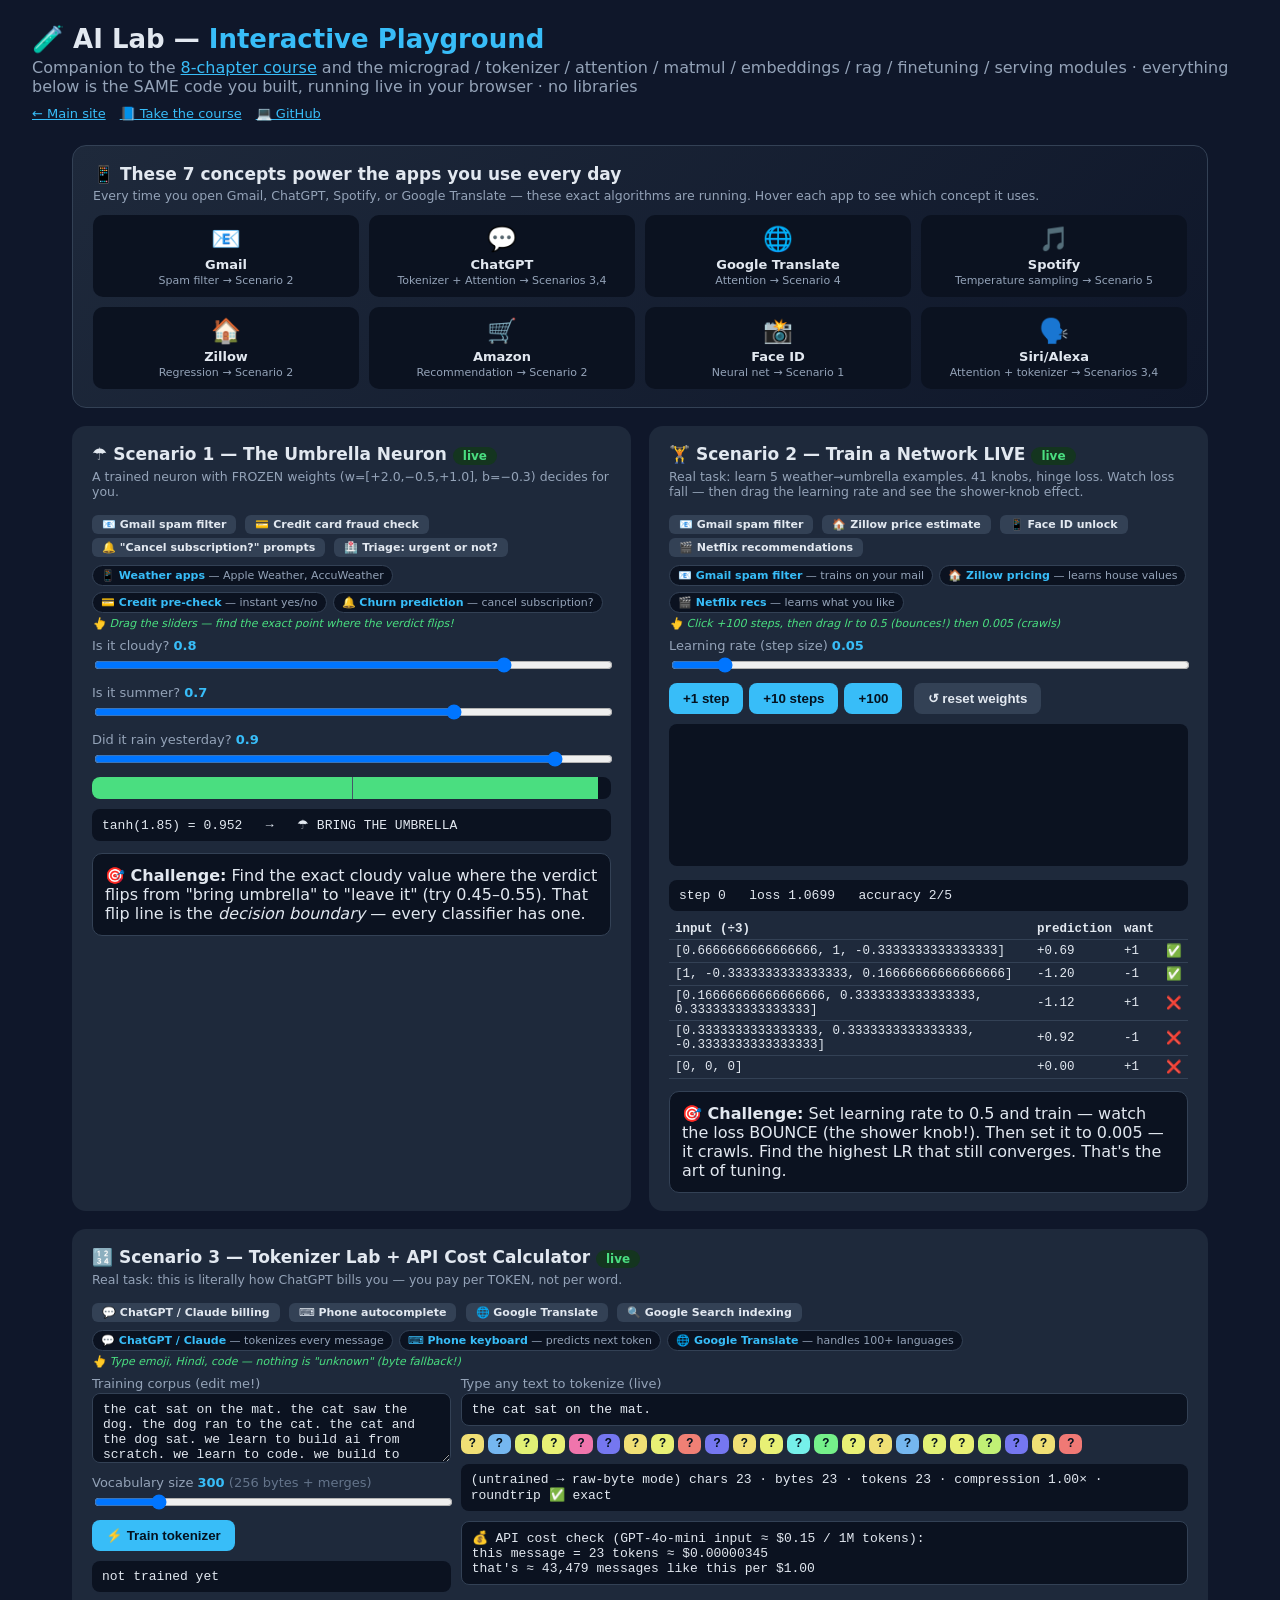
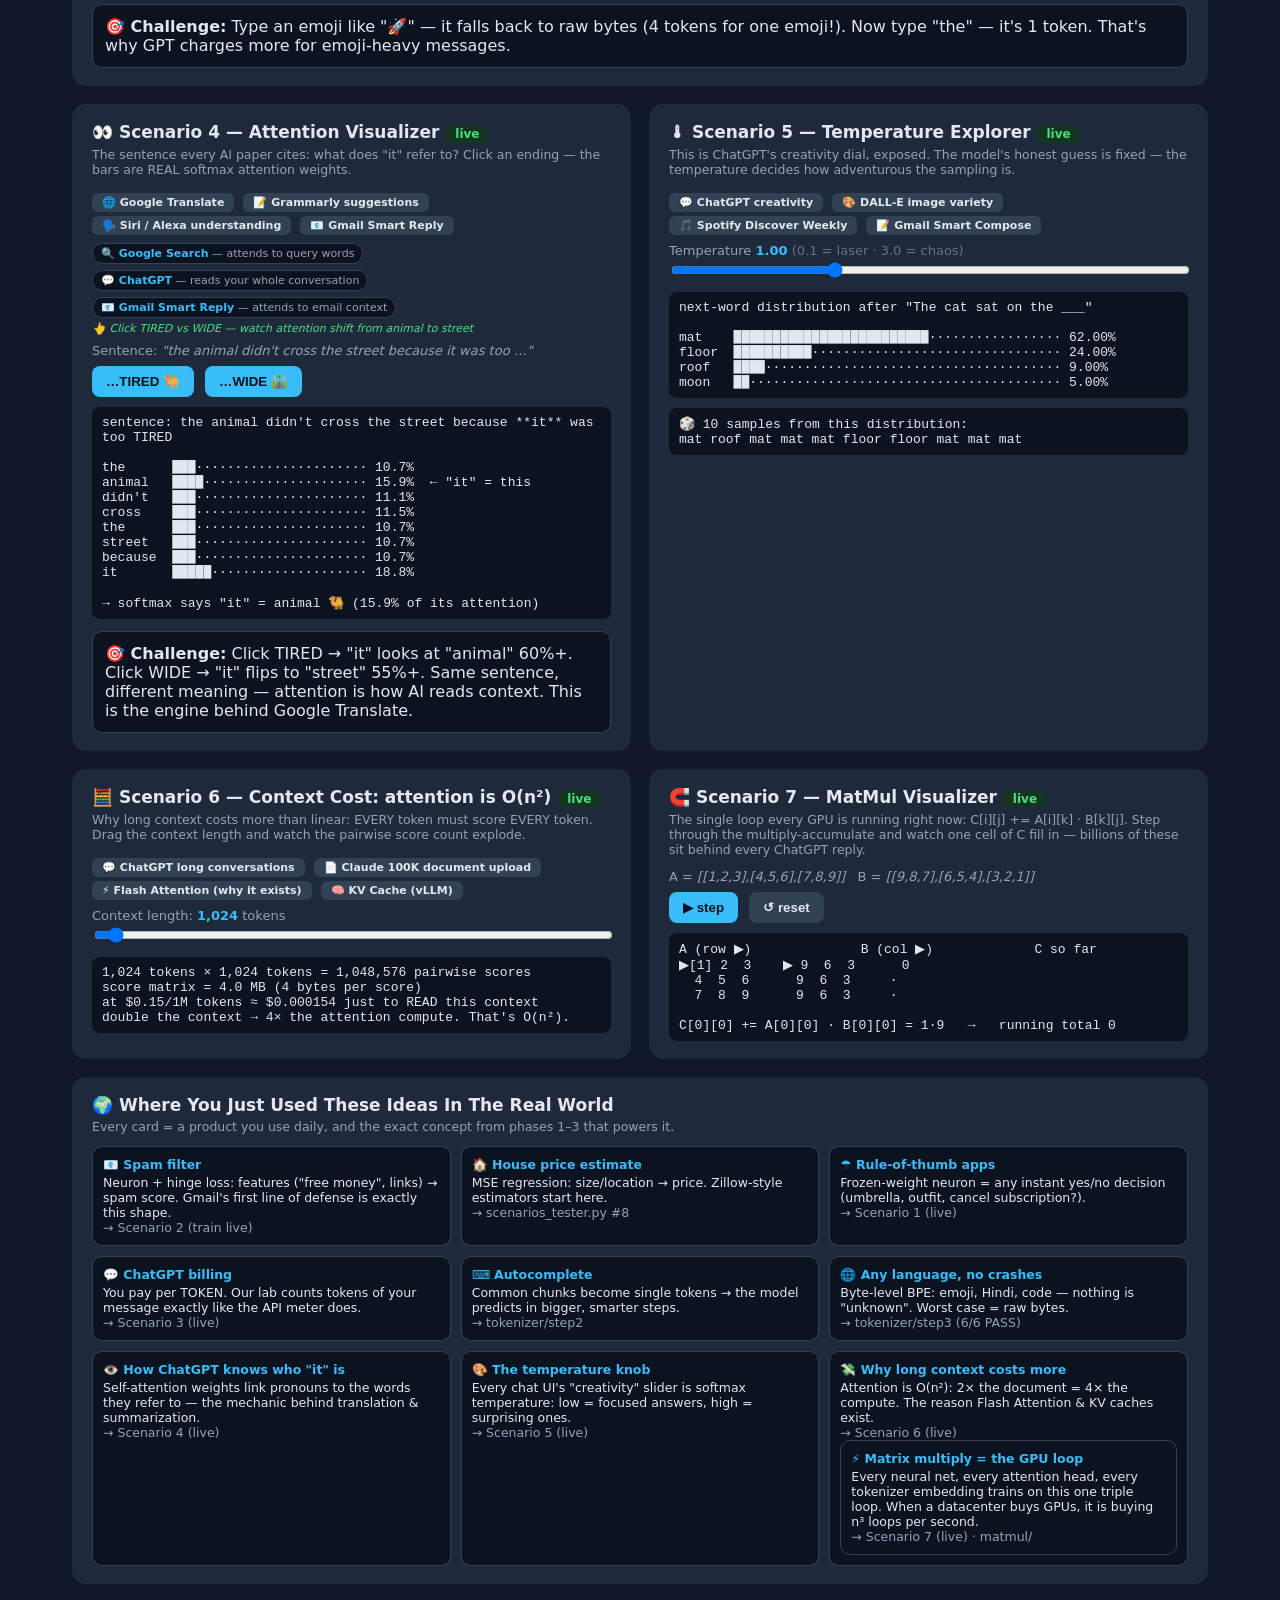
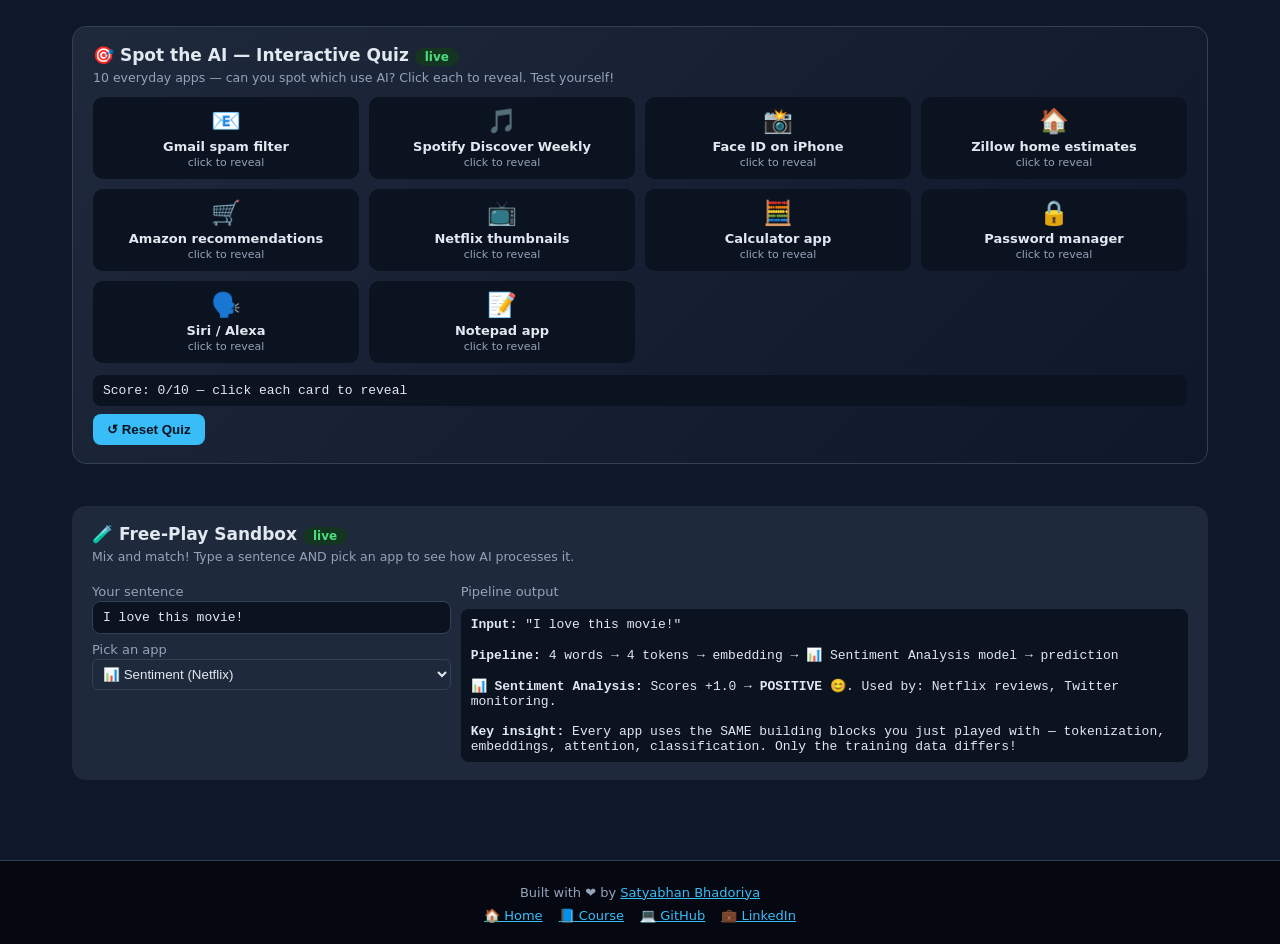
<file: lab/playground.html>
<!DOCTYPE html>
<html lang="en">

<head>
    <meta charset="UTF-8">
    <meta name="viewport" content="width=device-width, initial-scale=1.0">
    <title>AI Lab — Interactive Playground</title>
    <meta name="description" content="Interactive AI playground: train networks, split tokens, visualize attention live in the browser.">
    <link rel="canonical" href="https://satyabhan007.github.io/AI-ML/lab/playground.html">
    <meta property="og:type" content="website">
    <meta property="og:title" content="AI Lab — Interactive Playground">
    <meta property="og:description" content="Train networks, split tokens, visualize attention live in the browser.">
    <meta property="og:url" content="https://satyabhan007.github.io/AI-ML/lab/playground.html">
    <meta property="og:image" content="https://satyabhan007.github.io/AI-ML/assets/og-cover.svg">
    <meta name="twitter:card" content="summary">
    <meta name="twitter:title" content="AI Lab — Interactive Playground">
    <link rel="icon" type="image/svg+xml" href="../assets/favicon.svg">
    <style>
        :root {
            --bg: #0f172a;
            --card: #1e293b;
            --ink: #e2e8f0;
            --dim: #94a3b8;
            --acc: #38bdf8;
            --ok: #4ade80;
            --bad: #f87171;
            --warn: #facc15;
        }

        * {
            box-sizing: border-box;
        }

        body {
            margin: 0;
            background: var(--bg);
            color: var(--ink);
            font-family: 'Segoe UI', system-ui, sans-serif;
        }

        header {
            padding: 24px 32px 8px;
        }

        h1 {
            margin: 0;
            font-size: 26px;
        }

        h1 span {
            color: var(--acc);
        }

        .sub {
            color: var(--dim);
            margin-top: 4px;
        }

        main {
            padding: 16px 32px 48px;
            display: grid;
            grid-template-columns: 1fr 1fr;
            gap: 18px;
            max-width: 1200px;
            margin: auto;
        }

        .card {
            background: var(--card);
            border-radius: 14px;
            padding: 18px 20px;
        }

        .card h2 {
            margin: 0 0 4px;
            font-size: 17px;
        }

        .card .hint {
            color: var(--dim);
            font-size: 12.5px;
            margin: 0 0 12px;
        }

        .full {
            grid-column: 1 / -1;
        }

        label {
            font-size: 13px;
            color: var(--dim);
            display: block;
            margin: 8px 0 2px;
        }

        input[type=range] {
            width: 100%;
        }

        input[type=text],
        textarea {
            width: 100%;
            background: #0b1220;
            color: var(--ink);
            border: 1px solid #334155;
            border-radius: 8px;
            padding: 8px 10px;
            font-family: Consolas, monospace;
            font-size: 13px;
        }

        textarea {
            resize: vertical;
            min-height: 70px;
        }

        button {
            background: var(--acc);
            color: #04121f;
            border: 0;
            border-radius: 8px;
            padding: 8px 14px;
            font-weight: 700;
            cursor: pointer;
            margin: 6px 6px 0 0;
        }

        button.ghost {
            background: #334155;
            color: var(--ink);
        }

        .val {
            color: var(--acc);
            font-weight: 700;
        }

        .bar {
            height: 22px;
            background: #0b1220;
            border-radius: 8px;
            overflow: hidden;
            margin-top: 6px;
            position: relative;
        }

        .bar>div {
            height: 100%;
        }

        .bar .mid {
            position: absolute;
            left: 50%;
            top: 0;
            bottom: 0;
            width: 1px;
            background: #475569;
        }

        .stat {
            font-family: Consolas, monospace;
            font-size: 13px;
            background: #0b1220;
            border-radius: 8px;
            padding: 8px 10px;
            margin-top: 10px;
            white-space: pre-wrap;
        }

        .chips {
            display: flex;
            flex-wrap: wrap;
            gap: 4px;
            margin-top: 8px;
        }

        .chip {
            padding: 3px 8px;
            border-radius: 7px;
            font-family: Consolas, monospace;
            font-size: 12px;
            color: #04121f;
            font-weight: 700;
        }

        .grid3 {
            display: grid;
            grid-template-columns: repeat(3, 1fr);
            gap: 10px;
        }

        .sc {
            background: #0b1220;
            border: 1px solid #334155;
            border-radius: 10px;
            padding: 10px;
            font-size: 12.5px;
        }

        .sc b {
            display: block;
            margin-bottom: 3px;
            color: var(--acc);
        }

        .sc .where {
            color: var(--dim);
        }

        .pill {
            display: inline-block;
            padding: 2px 10px;
            border-radius: 99px;
            font-size: 12px;
            font-weight: 700;
        }

        .pill.ok {
            background: #14351f;
            color: var(--ok);
        }

        .pill.bad {
            background: #3b1a1a;
            color: var(--bad);
        }

        table {
            width: 100%;
            border-collapse: collapse;
            font-size: 12.5px;
            margin-top: 8px;
        }

        td,
        th {
            padding: 3px 6px;
            border-bottom: 1px solid #334155;
            text-align: left;
            font-family: Consolas, monospace;
        }
        /* ---- daily-life app badges ---- */
        .daily {
            display: flex;
            flex-wrap: wrap;
            gap: 6px;
            margin: 8px 0 0;
            padding: 0;
            list-style: none;
        }
        .daily li {
            font-size: 11px;
            padding: 3px 8px;
            border-radius: 99px;
            background: #0b1220;
            border: 1px solid #334155;
            color: var(--dim);
        }
        .daily li b {
            color: var(--acc);
            font-weight: 600;
        }
        .interact-hint {
            font-size: 11px;
            color: var(--ok);
            margin: 4px 0 0;
            font-style: italic;
        }

        .dashboard { background: linear-gradient(135deg, #1e293b 0%, #0f172a 100%); border: 1px solid #334155; }
        .app-grid { display: grid; grid-template-columns: repeat(4, 1fr); gap: 10px; margin-top: 12px; }
        .app-cell { background: #0b1220; border-radius: 10px; padding: 10px; text-align: center; font-size: 12px; transition: transform 0.2s; cursor: default; }
        .app-cell:hover { transform: translateY(-3px); background: #1a2540; }
        .app-icon { font-size: 24px; display: block; margin-bottom: 4px; }
        .app-cell b { display: block; color: #e2e8f0; font-size: 13px; }
        .app-concept { color: #94a3b8; font-size: 11px; display: block; margin-top: 2px; }
        .your-turn { background: #0b1220; border-left: 3px solid #38bdf8; padding: 10px 14px; margin-top: 12px; border-radius: 0 8px 8px 0; font-size: 13px; }
        .your-turn code { background: #1e293b; padding: 2px 6px; border-radius: 4px; color: #facc15; }
        .your-turn input { background: #1e293b; border: 1px solid #334155; color: #e2e8f0; border-radius: 6px; padding: 4px 8px; }

        /* ═══ DAILY LIFE APP BADGES ═══ */
        .app-badge {
            display: inline-block;
            background: #334155;
            color: #e2e8f0;
            padding: 3px 10px;
            border-radius: 6px;
            font-size: 11px;
            font-weight: 600;
            margin: 4px 4px 0 0;
        }
        .app-badge.netflix { background: #e50914; color: white; }
        .app-badge.spotify { background: #1db954; color: white; }
        .app-badge.google { background: #4285f4; color: white; }
        .app-badge.amazon { background: #ff9900; color: black; }
        .app-badge.instagram { background: #e1306c; color: white; }
        .app-badge.tiktok { background: #25f4ee; color: black; }
        .app-badge.gmail { background: #ea4335; color: white; }
        .app-badge.zillow { background: #006aff; color: white; }
        .app-badge.chatgpt { background: #10a37f; color: white; }

        /* ═══ INTERACTIVE CHALLENGES ═══ */
        .challenge {
            background: #0b1220;
            border: 1px solid #334155;
            border-radius: 10px;
            padding: 12px;
            margin-top: 12px;
        }
        .challenge-title {
            color: #facc15;
            font-weight: 700;
            font-size: 13px;
            margin-bottom: 6px;
        }
        .challenge-desc {
            color: #94a3b8;
            font-size: 12px;
            margin-bottom: 8px;
        }
        .challenge-btn {
            background: #facc15;
            color: #04121f;
            border: 0;
            border-radius: 6px;
            padding: 6px 12px;
            font-weight: 700;
            cursor: pointer;
            font-size: 12px;
        }
        .challenge-result {
            margin-top: 8px;
            font-size: 12px;
            font-weight: 600;
        }

        /* ═══ PROGRESS TRACKER ═══ */
        .progress-bar {
            height: 8px;
            background: #334155;
            border-radius: 4px;
            overflow: hidden;
            margin-top: 8px;
        }
        .progress-fill {
            height: 100%;
            background: linear-gradient(90deg, #4ade80, #38bdf8);
            border-radius: 4px;
            transition: width 0.3s ease;
        }

        /* ═══ CONCEPT MAP ═══ */
        .concept-map {
            display: flex;
            flex-wrap: wrap;
            gap: 8px;
            margin-top: 12px;
        }
        .concept-node {
            background: #1e293b;
            border: 1px solid #38bdf8;
            border-radius: 8px;
            padding: 8px 12px;
            font-size: 12px;
            text-align: center;
        }
        .concept-node .icon { font-size: 20px; display: block; }
        .concept-arrow {
            color: #38bdf8;
            font-size: 20px;
            align-self: center;
        }
    </style>
</head>

<body>
    <header>
        <h1>🧪 AI Lab — <span>Interactive Playground</span></h1>
        <div class="sub">Companion to the <a href="../learn/" style="color:#38bdf8;">8-chapter course</a> and the
            micrograd / tokenizer / attention / matmul / embeddings / rag / finetuning / serving modules ·
            everything below is the SAME code you built, running live in your browser · no libraries</div>
        <div style="margin-top:10px;display:flex;gap:14px;flex-wrap:wrap;">
            <a href="../" style="color:#38bdf8;font-size:13px;">← Main site</a>
            <a href="../learn/" style="color:#38bdf8;font-size:13px;">📘 Take the course</a>
            <a href="https://github.com/satyabhan007/AI-ML" target="_blank" rel="noopener" style="color:#38bdf8;font-size:13px;">💻 GitHub</a>
        </div>
    </header>
    <main>
        <!-- ══════════ DAILY LIFE DASHBOARD ══════════ -->
        <div class="card full dashboard">
            <h2>📱 These 7 concepts power the apps you use every day</h2>
            <p class="hint">Every time you open Gmail, ChatGPT, Spotify, or Google Translate — these exact algorithms are running. Hover each app to see which concept it uses.</p>
            <div class="app-grid">
                <div class="app-cell"><span class="app-icon">📧</span><b>Gmail</b><span class="app-concept">Spam filter → Scenario 2</span></div>
                <div class="app-cell"><span class="app-icon">💬</span><b>ChatGPT</b><span class="app-concept">Tokenizer + Attention → Scenarios 3,4</span></div>
                <div class="app-cell"><span class="app-icon">🌐</span><b>Google Translate</b><span class="app-concept">Attention → Scenario 4</span></div>
                <div class="app-cell"><span class="app-icon">🎵</span><b>Spotify</b><span class="app-concept">Temperature sampling → Scenario 5</span></div>
                <div class="app-cell"><span class="app-icon">🏠</span><b>Zillow</b><span class="app-concept">Regression → Scenario 2</span></div>
                <div class="app-cell"><span class="app-icon">🛒</span><b>Amazon</b><span class="app-concept">Recommendation → Scenario 2</span></div>
                <div class="app-cell"><span class="app-icon">📸</span><b>Face ID</b><span class="app-concept">Neural net → Scenario 1</span></div>
                <div class="app-cell"><span class="app-icon">🗣️</span><b>Siri/Alexa</b><span class="app-concept">Attention + tokenizer → Scenarios 3,4</span></div>
            </div>
        </div>


        <!-- ══════════ SCENARIO 1: UMBRELLA ══════════ -->
        <div class="card">
            <h2>☂ Scenario 1 — The Umbrella Neuron <span class="pill ok">live</span></h2>
            <p class="hint">A trained neuron with FROZEN weights (w=[+2.0,−0.5,+1.0], b=−0.3) decides for you.</p>
            <span class="app-badge">📧 Gmail spam filter</span>
            <span class="app-badge">💳 Credit card fraud check</span>
            <span class="app-badge">🔔 "Cancel subscription?" prompts</span>
            <span class="app-badge">🏥 Triage: urgent or not?</span>
            <ul class="daily"><li><b>📱 Weather apps</b> — Apple Weather, AccuWeather</li><li><b>💳 Credit pre-check</b> — instant yes/no</li><li><b>🔔 Churn prediction</b> — cancel subscription?</li></ul>
            <p class="interact-hint">👆 Drag the sliders — find the exact point where the verdict flips!</p>
            <label>Is it cloudy? <span class="val" id="v1">0.8</span></label>
            <input type="range" id="x1" title="Is it cloudy" min="0" max="1" step="0.05" value="0.8">
            <label>Is it summer? <span class="val" id="v2">0.7</span></label>
            <input type="range" id="x2" title="Is it summer" min="0" max="1" step="0.05" value="0.7">
            <label>Did it rain yesterday? <span class="val" id="v3">0.9</span></label>
            <input type="range" id="x3" title="Did it rain yesterday" min="0" max="1" step="0.05" value="0.9">
            <div class="bar">
                <div id="gauge" style="width:50%;background:var(--acc)"></div>
                <div class="mid"></div>
            </div>
            <div class="stat" id="umbOut"></div>
            <div class="challenge"><b>🎯 Challenge:</b> Find the exact cloudy value where the verdict flips from "bring umbrella" to "leave it" (try 0.45–0.55). That flip line is the <i>decision boundary</i> — every classifier has one.</div>
        </div>

        <!-- ══════════ SCENARIO 2: TRAIN LIVE ══════════ -->
        <div class="card">
            <h2>🏋 Scenario 2 — Train a Network LIVE <span class="pill ok">live</span></h2>
            <p class="hint">Real task: learn 5 weather→umbrella examples. 41 knobs, hinge loss. Watch loss fall — then drag the learning rate and see the shower-knob effect.</p>
            <span class="app-badge">📧 Gmail spam filter</span>
            <span class="app-badge">🏠 Zillow price estimate</span>
            <span class="app-badge">📱 Face ID unlock</span>
            <span class="app-badge">🎬 Netflix recommendations</span>
            <ul class="daily"><li><b>📧 Gmail spam filter</b> — trains on your mail</li><li><b>🏠 Zillow pricing</b> — learns house values</li><li><b>🎬 Netflix recs</b> — learns what you like</li></ul>
            <p class="interact-hint">👆 Click +100 steps, then drag lr to 0.5 (bounces!) then 0.005 (crawls)</p>
            <label>Learning rate (step size) <span class="val" id="lrV">0.05</span></label>
            <input type="range" id="lr" title="Learning rate" min="0.005" max="0.5" step="0.005" value="0.05">
            <button id="b1">+1 step</button><button id="b10">+10 steps</button><button id="b100">+100</button>
            <button class="ghost" id="reset">↺ reset weights</button>
            <canvas id="chart" width="440" height="120"
                style="width:100%;background:#0b1220;border-radius:8px;margin-top:10px"></canvas>
            <div class="stat" id="trainStat"></div>
            <table id="predTable"></table>
            <div class="challenge"><b>🎯 Challenge:</b> Set learning rate to 0.5 and train — watch the loss BOUNCE (the shower knob!). Then set it to 0.005 — it crawls. Find the highest LR that still converges. That's the art of tuning.</div>
        </div>

        <!-- ══════════ SCENARIO 3: TOKENIZER LAB ══════════ -->
        <div class="card full">
            <h2>🔢 Scenario 3 — Tokenizer Lab + API Cost Calculator <span class="pill ok">live</span></h2>
            <p class="hint">Real task: this is literally how ChatGPT bills you — you pay per TOKEN, not per word.</p>
            <span class="app-badge">💬 ChatGPT / Claude billing</span>
            <span class="app-badge">⌨️ Phone autocomplete</span>
            <span class="app-badge">🌐 Google Translate</span>
            <span class="app-badge">🔍 Google Search indexing</span>
            <ul class="daily"><li><b>💬 ChatGPT / Claude</b> — tokenizes every message</li><li><b>⌨️ Phone keyboard</b> — predicts next token</li><li><b>🌐 Google Translate</b> — handles 100+ languages</li></ul>
            <p class="interact-hint">👆 Type emoji, Hindi, code — nothing is "unknown" (byte fallback!)</p>
            <div class="grid3">
                <div>
                    <label>Training corpus (edit me!)</label>
                    <textarea title="Training corpus"
                        id="corpus">the cat sat on the mat. the cat saw the dog. the dog ran to the cat. the cat and the dog sat. we learn to build ai from scratch. we learn to code. we build to learn. the more we build, the more we learn. </textarea>
                    <label>Vocabulary size <span class="val" id="vsV">300</span> <span style="color:#64748b">(256 bytes
                            + merges)</span></label>
                    <input type="range" id="vs" title="Vocabulary size" min="260" max="500" step="10" value="300">
                    <button id="trainTok">⚡ Train tokenizer</button>
                    <div class="stat" id="mergeLog">not trained yet</div>
                </div>
                <div style="grid-column:span 2">
                    <label>Type any text to tokenize (live)</label>
                    <input type="text" id="testText" title="Text to tokenize" value="the cat sat on the mat."
                        oninput="renderTokens()">
                    <div class="chips" id="chips"></div>
                    <div class="stat" id="tokStat"></div>
                    <div class="stat" id="costStat" style="border:1px solid #334155"></div>
                </div>
            </div>
            <div class="challenge"><b>🎯 Challenge:</b> Type an emoji like "🚀" — it falls back to raw bytes (4 tokens for one emoji!). Now type "the" — it's 1 token. That's why GPT charges more for emoji-heavy messages.</div>
        </div>

        <!-- ══════════ SCENARIO 4: ATTENTION VISUALIZER ══════════ -->
        <div class="card">
            <h2>👀 Scenario 4 — Attention Visualizer <span class="pill ok">live</span></h2>
            <p class="hint">The sentence every AI paper cites: what does "it" refer to? Click an ending — the bars are REAL softmax attention weights.</p>
            <span class="app-badge">🌐 Google Translate</span>
            <span class="app-badge">📝 Grammarly suggestions</span>
            <span class="app-badge">🗣️ Siri / Alexa understanding</span>
            <span class="app-badge">📧 Gmail Smart Reply</span>
            <ul class="daily"><li><b>🔍 Google Search</b> — attends to query words</li><li><b>💬 ChatGPT</b> — reads your whole conversation</li><li><b>📧 Gmail Smart Reply</b> — attends to email context</li></ul>
            <p class="interact-hint">👆 Click TIRED vs WIDE — watch attention shift from animal to street</p>
            <label>Sentence: <em>"the animal didn't cross the street because it was too …"</em></label>
            <button id="attTired">…TIRED 🐫</button>
            <button id="attWide">…WIDE 🛣️</button>
            <div class="stat" id="attOut">click an ending ↑</div>
            <div class="challenge"><b>🎯 Challenge:</b> Click TIRED → "it" looks at "animal" 60%+. Click WIDE → "it" flips to "street" 55%+. Same sentence, different meaning — attention is how AI reads context. This is the engine behind Google Translate.</div>
        </div>

        <!-- ══════════ SCENARIO 5: TEMPERATURE EXPLORER ══════════ -->
        <div class="card">
            <h2>🌡 Scenario 5 — Temperature Explorer <span class="pill ok">live</span></h2>
            <p class="hint">This is ChatGPT's creativity dial, exposed. The model's honest guess is fixed — the temperature decides how adventurous the sampling is.</p>
            <span class="app-badge">💬 ChatGPT creativity</span>
            <span class="app-badge">🎨 DALL-E image variety</span>
            <span class="app-badge">🎵 Spotify Discover Weekly</span>
            <span class="app-badge">📝 Gmail Smart Compose</span>
            <label>Temperature <span class="val" id="tempV">1.00</span>
                <span style="color:#64748b">(0.1 = laser · 3.0 = chaos)</span></label>
            <input type="range" id="tempSlider" min="0.1" max="3" step="0.05" value="1">
            <div class="stat" id="tempOut"></div>
            <div class="stat" id="tempSample"></div>
        </div>

        <!-- ══════════ SCENARIO 6: CONTEXT COST (O(n²)) ══════════ -->
        <div class="card">
            <h2>🧮 Scenario 6 — Context Cost: attention is O(n²) <span class="pill ok">live</span></h2>
            <p class="hint">Why long context costs more than linear: EVERY token must score EVERY token. Drag the context length and watch the pairwise score count explode.</p>
            <span class="app-badge">💬 ChatGPT long conversations</span>
            <span class="app-badge">📄 Claude 100K document upload</span>
            <span class="app-badge">⚡ Flash Attention (why it exists)</span>
            <span class="app-badge">🧠 KV Cache (vLLM)</span>
            <label>Context length: <span class="val" id="ctxV">1024</span> tokens</label>
            <input type="range" id="ctxSlider" min="128" max="32768" step="128" value="1024">
            <div class="stat" id="ctxOut"></div>
        </div>

                <!-- ══════════ SCENARIO 7: MATMUL VISUALIZER ══════════ -->
        <div class="card">
            <h2>🧲 Scenario 7 — MatMul Visualizer <span class="pill ok">live</span></h2>
            <p class="hint">The single loop every GPU is running right now:
                C[i][j] += A[i][k] · B[k][j]. Step through the multiply-accumulate
                and watch one cell of C fill in — billions of these sit behind
                every ChatGPT reply.</p>
            <label>A = <em>[[1,2,3],[4,5,6],[7,8,9]]</em> &nbsp; B = <em>[[9,8,7],[6,5,4],[3,2,1]]</em></label>
            <button id="mmStep">▶ step</button>
            <button class="ghost" id="mmReset">↺ reset</button>
            <div class="stat" id="mmOut">step through the loop ↑</div>
        </div>

<!-- ══════════ REAL-WORLD MAP ══════════ -->
        <div class="card full">
            <h2>🌍 Where You Just Used These Ideas In The Real World</h2>
            <p class="hint">Every card = a product you use daily, and the exact concept from phases 1–3 that powers it.
            </p>
            <div class="grid3">
                <div class="sc"><b>📧 Spam filter</b>Neuron + hinge loss: features ("free money", links) → spam score.
                    Gmail's first line of defense is exactly this shape.<div class="where">→ Scenario 2 (train live)
                    </div>
                </div>
                <div class="sc"><b>🏠 House price estimate</b>MSE regression: size/location → price. Zillow-style
                    estimators start here.<div class="where">→ scenarios_tester.py #8</div>
                </div>
                <div class="sc"><b>☂ Rule-of-thumb apps</b>Frozen-weight neuron = any instant yes/no decision (umbrella,
                    outfit, cancel subscription?).<div class="where">→ Scenario 1 (live)</div>
                </div>
                <div class="sc"><b>💬 ChatGPT billing</b>You pay per TOKEN. Our lab counts tokens of your message
                    exactly like the API meter does.<div class="where">→ Scenario 3 (live)</div>
                </div>
                <div class="sc"><b>⌨️ Autocomplete</b>Common chunks become single tokens → the model predicts in bigger,
                    smarter steps.<div class="where">→ tokenizer/step2</div>
                </div>
                <div class="sc"><b>🌐 Any language, no crashes</b>Byte-level BPE: emoji, Hindi, code — nothing is
                    "unknown". Worst case = raw bytes.<div class="where">→ tokenizer/step3 (6/6 PASS)</div>
                </div>
                <div class="sc"><b>👁️ How ChatGPT knows who "it" is</b>Self-attention weights link pronouns to
  the words they refer to — the mechanic behind translation &amp; summarization.<div class="where">→ Scenario 4 (live)</div>
                </div>
                <div class="sc"><b>🎨 The temperature knob</b>Every chat UI's "creativity" slider is softmax
  temperature: low = focused answers, high = surprising ones.<div class="where">→ Scenario 5 (live)</div>
                </div>
                <div class="sc"><b>💸 Why long context costs more</b>Attention is O(n²): 2× the document =
  4× the compute. The reason Flash Attention &amp; KV caches exist.<div class="where">→ Scenario 6 (live)</div>
                                <div class="sc"><b>⚡ Matrix multiply = the GPU loop</b>Every
  neural net, every attention head, every tokenizer embedding trains on
  this one triple loop. When a datacenter buys GPUs, it is buying
  n³ loops per second.<div class="where">→ Scenario 7 (live) · matmul/</div>
                </div>
</div>
            </div>
        </div>

        <!-- ══════════ SPOT THE AI QUIZ ══════════ -->
    <section class="card full" style="margin-top:24px;background:linear-gradient(135deg,#1e293b 0%,#0f172a 100%);border:1px solid #334155;">
        <h2>🎯 Spot the AI — Interactive Quiz <span class="pill ok">live</span></h2>
        <p class="hint">10 everyday apps — can you spot which use AI? Click each to reveal. Test yourself!</p>
        <div class="app-grid" id="quizGrid" style="margin-top:12px;"></div>
        <div class="stat" id="quizScore" style="margin-top:12px;">Score: 0/10 — click each card to reveal</div>
        <button id="quizReset" style="margin-top:8px;">↺ Reset Quiz</button>
    </section>

    <!-- ══════════ FREE-PLAY SANDBOX ══════════ -->
    <section class="card full" style="margin-top:24px;">
        <h2>🧪 Free-Play Sandbox <span class="pill ok">live</span></h2>
        <p class="hint">Mix and match! Type a sentence AND pick an app to see how AI processes it.</p>
        <div class="grid3">
            <div>
                <label>Your sentence</label>
                <input type="text" id="sandboxInput" value="I love this movie!" oninput="runSandbox()" style="width:100%;">
                <label style="margin-top:8px;">Pick an app</label>
                <select id="sandboxApp" onchange="runSandbox()" style="width:100%;background:#1e293b;color:#e2e8f0;border:1px solid #334155;border-radius:6px;padding:6px;">
                    <option value="sentiment">📊 Sentiment (Netflix)</option>
                    <option value="translate">🌐 Translation (Google)</option>
                    <option value="recommend">🎵 Recommendation (Spotify)</option>
                    <option value="search">🔍 Search (Google)</option>
                    <option value="voice">🗣️ Voice (Siri)</option>
                </select>
            </div>
            <div style="grid-column:span 2;">
                <label>Pipeline output</label>
                <div class="stat" id="sandboxOut" style="min-height:120px;">Type a sentence to see the AI pipeline...</div>
            </div>
        </div>
    </section>

</main>
    <script>
        /* ═══════════ micrograd, ported to JS (same 4 backward rules) ═══════════ */
        class V {
            constructor(data, children = []) { this.data = data; this.grad = 0; this.children = children; this.back = () => { }; }
            static w(x) { return x instanceof V ? x : new V(x); }
            add(o) {
                o = V.w(o); const out = new V(this.data + o.data, [this, o]);
                out.back = () => { this.grad += out.grad; o.grad += out.grad }; return out;
            }
            mul(o) {
                o = V.w(o); const out = new V(this.data * o.data, [this, o]);
                out.back = () => { this.grad += out.grad * o.data; o.grad += out.grad * this.data }; return out;
            }
            pow(n) {
                const out = new V(Math.pow(this.data, n), [this]);
                out.back = () => { this.grad += out.grad * n * Math.pow(this.data, n - 1) }; return out;
            }
            tanh() {
                const t = Math.tanh(this.data); const out = new V(t, [this]);
                out.back = () => { this.grad += out.grad * (1 - t * t) }; return out;
            }
            relu() {
                const out = new V(Math.max(0, this.data), [this]);
                out.back = () => { this.grad += out.grad * (this.data > 0 ? 1 : 0) }; return out;
            }
            neg() { return this.mul(-1); } sub(o) { return this.add(o.neg()); }
            backward() {
                const topo = [], seen = new Set();
                const visit = n => { if (!seen.has(n)) { seen.add(n); n.children.forEach(visit); topo.push(n); } };
                visit(this); this.grad = 1;
                for (let i = topo.length - 1; i >= 0; i--) topo[i].back();
            }
        }
        class Neuron {
            constructor(nin, act = 'tanh') {
                this.w = []; for (let i = 0; i < nin; i++)this.w.push(new V(Math.random() * 2 - 1));
                this.b = new V(0); this.act = act;
            }
            call(x) {
                let d = new V(0); this.w.forEach((wi, i) => d = d.mul(1).add(wi.mul(x[i]))); d = d.add(this.b);
                return this.act === 'tanh' ? d.tanh() : this.act === 'relu' ? d.relu() : d;
            }
            params() { return [...this.w, this.b]; }
        }
        class Layer {
            constructor(nin, n, act = 'tanh') { this.neurons = []; for (let i = 0; i < n; i++)this.neurons.push(new Neuron(nin, act)); }
            call(x) { const out = this.neurons.map(n => n.call(x)); return out.length === 1 ? out[0] : out; }
            params() { return this.neurons.flatMap(n => n.params()); }
        }
        class MLP {
            constructor(nin, sizes) {
                const all = [nin, ...sizes]; this.layers = [];
                sizes.forEach((s, i) => this.layers.push(new Layer(all[i], s, i === sizes.length - 1 ? 'linear' : 'tanh')));
            }
            call(x) { this.layers.forEach(l => x = l.call(x)); return x; }
            params() { return this.layers.flatMap(l => l.params()); }
            zeroGrad() { this.params().forEach(p => p.grad = 0); }
        }

        /* ═══════════ SCENARIO 1: umbrella (frozen weights) ═══════════ */
        const UW = [2.0, -0.5, 1.0], UB = -0.3;
        function umb(x1, x2, x3) { return Math.tanh(x1 * UW[0] + x2 * UW[1] + x3 * UW[2] + UB); }
        function renderUmbrella() {
            const x1 = +x1s.value, x2 = +x2s.value, x3 = +x3s.value;
            v1.textContent = x1; v2.textContent = x2; v3.textContent = x3;
            const o = umb(x1, x2, x3), pct = (o + 1) / 2 * 100;
            gauge.style.width = pct + '%';
            gauge.style.background = o > 0.3 ? 'var(--ok)' : o < -0.3 ? 'var(--bad)' : 'var(--warn)';
            const verdict = o > 0.3 ? '☂ BRING THE UMBRELLA' : o < -0.3 ? '😎 leave it home' : '🤔 borderline… your call';
            umbOut.textContent = `tanh(${(x1 * UW[0] + x2 * UW[1] + x3 * UW[2] + UB).toFixed(2)}) = ${o.toFixed(3)}   →   ${verdict}`;
        }
        ['x1', 'x2', 'x3'].forEach(id => { const el = document.getElementById(id); el.id = el.id; el.oninput = renderUmbrella; });
        const x1s = document.getElementById('x1'), x2s = document.getElementById('x2'), x3s = document.getElementById('x3');
        renderUmbrella();

        /* ═══════════ SCENARIO 2: train live ═══════════ */
        const X = [[2, 3, -1], [3, -1, .5], [.5, 1, 1], [1, 1, -1], [0, 0, 0]].map(r => r.map(v => v / 3)); // normalized
        const Y = [1, -1, 1, -1, 1];
        let model, step = 0; const losses = [];
        function hinge(model) {
            const preds = X.map(x => model.call(x));
            let loss = preds[0].mul(0);
            preds.forEach((p, i) => { loss = loss.add(new V(1).sub(new V(Y[i]).mul(p)).relu()); });
            loss = loss.mul(1 / X.length);
            let l2 = new V(0); model.params().forEach(p => l2 = l2.add(p.mul(p)));
            return { loss: loss.add(l2.mul(0.0001)), preds };
        }
        function freshModel() { model = new MLP(3, [4, 4, 1]); step = 0; losses.length = 0; }
        function doSteps(n) {
            const lr = +document.getElementById('lr').value;
            for (let i = 0; i < n; i++) {
                const { loss, preds } = hinge(model);
                model.zeroGrad(); loss.backward();
                model.params().forEach(p => p.data -= lr * p.grad);
                step++; losses.push(loss.data);
                if (i === n - 1) lastPreds = preds;
            }
            drawChart(); renderTrain();
        }
        let lastPreds = null;
        function renderTrain() {
            const { loss, preds } = hinge(model);
            const acc = preds.filter((p, i) => (p.data > 0) === (Y[i] > 0)).length;
            trainStat.textContent = `step ${step}   loss ${loss.data.toFixed(4)}   accuracy ${acc}/${Y.length}`;
            let rows = '<tr><th>input (÷3)</th><th>prediction</th><th>want</th><th></th></tr>';
            preds.forEach((p, i) => {
                const ok = (p.data > 0) === (Y[i] > 0);
                rows += `<tr><td>[${X[i].join(', ')}]</td><td>${p.data >= 0 ? '+' : ''}${p.data.toFixed(2)}</td><td>${Y[i] > 0 ? '+1' : '-1'}</td><td>${ok ? '✅' : '❌'}</td></tr>`;
            });
            predTable.innerHTML = rows;
        }
        function drawChart() {
            const c = document.getElementById('chart'), ctx = c.getContext('2d');
            ctx.clearRect(0, 0, c.width, c.height);
            if (losses.length < 2) return;
            const mx = Math.max(...losses, 1);
            ctx.strokeStyle = '#38bdf8'; ctx.lineWidth = 2; ctx.beginPath();
            losses.forEach((l, i) => {
                const x = i / (losses.length - 1) * (c.width - 16) + 8, y = c.height - 10 - (l / mx) * (c.height - 24);
                i ? ctx.lineTo(x, y) : ctx.moveTo(x, y);
            });
            ctx.stroke();
        }
        document.getElementById('lr').oninput = e => lrV.textContent = (+e.target.value).toFixed(3);
        document.getElementById('b1').onclick = () => doSteps(1);
        document.getElementById('b10').onclick = () => doSteps(10);
        document.getElementById('b100').onclick = () => doSteps(100);
        document.getElementById('reset').onclick = () => { freshModel(); drawChart(); renderTrain(); };
        freshModel(); renderTrain();

        /* ═══════════ SCENARIO 3: BPE tokenizer, ported to JS ═══════════ */
        /* ════════════ softmax + dot (for the attention labs) ════════════ */
        function softmaxJS(scores, temperature = 1.0) {
            const m = Math.max(...scores);
            const exps = scores.map(s => Math.exp((s - m) / temperature));
            const total = exps.reduce((a, b) => a + b, 0);
            return exps.map(e => e / total);
        }
        function dotJS(a, b) { let s = 0; for (let i = 0; i < a.length; i++) s += a[i] * b[i]; return s; }

        function countPairs(ids) {
            const m = new Map();
            for (let i = 0; i < ids.length - 1; i++) { const p = ids[i] + ',' + ids[i + 1]; m.set(p, (m.get(p) || 0) + 1); } return m;
        }
        function mergeIds(ids, pair, idx) {
            const [a, b] = pair.split(',').map(Number); const out = []; let i = 0;
            while (i < ids.length) { if (i < ids.length - 1 && ids[i] === a && ids[i + 1] === b) { out.push(idx); i += 2; } else { out.push(ids[i]); i++; } }
            return out;
        }
        class BPE {
            constructor() { this.merges = {}; this.vocab = {}; }
            train(text, vocabSize) {
                this.merges = {}; this.vocab = {};
                for (let i = 0; i < 256; i++)this.vocab[i] = [i];
                let ids = [...new TextEncoder().encode(text)];
                const logLines = [];
                for (let i = 0; i < vocabSize - 256; i++) {
                    const stats = countPairs(ids); if (!stats.size) break;
                    let best = null, bc = -1; for (const [p, c] of stats) if (c > bc) { bc = c; best = p; }
                    const idx = 256 + i; ids = mergeIds(ids, best, idx);
                    const [a, b] = best.split(',').map(Number);
                    this.merges[best] = idx; this.vocab[idx] = [...this.vocab[a], ...this.vocab[b]];
                    if (logLines.length < 6) logLines.push(`merge ${i + 1}: (${a},${b})→${idx}  "${String.fromCharCode(...this.vocab[idx]).replace(/\n/g, '⏎')}"  (${bc}x)`);
                }
                this.log = logLines.join('\n') || 'no merges learned';
                return ids;
            }
            encode(text) {
                let ids = [...new TextEncoder().encode(text)];
                while (ids.length >= 2) {
                    const stats = countPairs(ids);
                    let best = null, rank = Infinity;
                    for (const p of stats.keys()) { const r = this.merges[p] ?? Infinity; if (r < rank) { rank = r; best = p; } }
                    if (best === null || !(best in this.merges)) break;
                    ids = mergeIds(ids, best, this.merges[best]);
                }
                return ids;
            }
            decode(ids) {
                let bytes = []; ids.forEach(i => bytes.push(...(this.vocab[i] || [i])));
                return new TextDecoder('utf-8').decode(new Uint8Array(bytes));
            }
        }
        const tok = new BPE();
        function trainTok() {
            tok.train(document.getElementById('corpus').value, +document.getElementById('vs').value);
            mergeLog.textContent = tok.log;
            renderTokens();
        }
        function renderTokens() {
            const t = document.getElementById('testText').value;
            const untrained = !tok.vocab[256];
            const ids = tok.encode(t);
            chips.innerHTML = '';
            ids.forEach(i => {
                const s = document.createElement('span');
                s.className = 'chip';
                s.title = 'id ' + i;
                s.style.background = `hsl(${(i * 47) % 360},80%,70%)`;
                s.textContent = (tok.vocab[i] ? String.fromCharCode(...tok.vocab[i]) : '?').replace(/ /g, '␣');
                chips.appendChild(s);
            });
            const bytes = t.length ? new TextEncoder().encode(t).length : 0;
            const round = tok.decode(ids) === t;
            const cost = ids.length * 0.15 / 1e6;            // $0.15 per 1M tokens (GPT-4o-mini input rate)
            tokStat.textContent = (untrained ? '(untrained → raw-byte mode) ' : '') +
                `chars ${t.length} · bytes ${bytes} · tokens ${ids.length}` +
                (bytes ? ` · compression ${(bytes / ids.length).toFixed(2)}× · roundtrip ${round ? '✅ exact' : '❌ BROKEN'}` : '');
            costStat.textContent = `💰 API cost check (GPT-4o-mini input ≈ $0.15 / 1M tokens):
this message = ${ids.length} tokens ≈ $${cost.toFixed(8)}
that's ≈ ${Math.ceil(1e6 / Math.max(ids.length, 1)).toLocaleString()} messages like this per $1.00`;
        }
        document.getElementById('trainTok').onclick = trainTok;
        document.getElementById('vs').oninput = e => vsV.textContent = e.target.value;
        renderTokens();

        /* ══════════ SCENARIO 4: ATTENTION VISUALIZER ══════════ */
        function renderAttention(kind) {
            const t = kind === 'wide';
            const e_it = t ? [0, 0, 0.8, 0.5] : [0.7, 0, 0, 0.8];
            const embs = [[0.0, 0, 0, 0], [0.9, 0, 0, 0.2], [0.1, 0.8, 0, 0], [0.2, 0.9, 0.3, 0],
            [0.0, 0, 0, 0], [0, 0, 0.9, 0], [0, 0.4, 0, 0], e_it];
            const NAMES = ['the', 'animal', "didn't", 'cross', 'the', 'street', 'because', 'it'];
            const scores = embs.map(e => e_it.reduce((s, q, i) => s + q * e[i], 0) / 2);
            const m = Math.max(...scores);
            const ex = scores.map(s => Math.exp((s - m)));
            const sum = ex.reduce((a, b) => a + b, 0);
            const w = ex.map(e => e / sum);
            const idx = [1, 5]; // 'animal' vs 'street'
            const maxI = idx[w[idx[0]] > w[idx[1]] ? 0 : 1];
            const winner = t ? 'street 🛣️' : 'animal 🐫';
            let out = `sentence: the animal didn't cross the street because **it** was too ${t ? 'WIDE' : 'TIRED'}\n\n`;
            for (let j = 0; j < embs.length; j++) {
                const pct = w[j] * 100;
                const block = '█'.repeat(Math.round(pct / 4));
                out += `${NAMES[j].padEnd(8)} ${block.padEnd(25, '·')} ${pct.toFixed(1)}%${j === maxI ? '  ← "it" = this' : ''}\n`;
            }
            out += `\n→ softmax says "it" = ${winner} (${(w[maxI] * 100).toFixed(1)}% of its attention)`;
            attOut.textContent = out;
        }
        document.getElementById('attTired').onclick = () => renderAttention('tired');
        document.getElementById('attWide').onclick = () => renderAttention('wide');
        renderAttention('tired');

        /* ══════════ SCENARIO 5: TEMPERATURE EXPLORER ══════════ */
        const TPROBS = [0.62, 0.24, 0.09, 0.05];
        const TWORDS = ['mat', 'floor', 'roof', 'moon'];
        const TLOGITS = TPROBS.map(p => Math.log(p));
        function renderTemp() {
            const T = +tempSlider.value;
            tempV.textContent = T.toFixed(2);
            const m = Math.max(...TLOGITS);
            const ex = TLOGITS.map(l => Math.exp((l - m) / T));
            const sum = ex.reduce((a, b) => a + b, 0);
            const dist = ex.map(e => e / sum);
            let bars = '';
            dist.forEach((p, i) => {
                const block = '█'.repeat(Math.round(p * 40));
                bars += `${TWORDS[i].padEnd(6)} ${block.padEnd(42, '·')} ${(p * 100).toFixed(2)}%\n`;
            });
            tempOut.textContent = `next-word distribution after "The cat sat on the ___"\n\n${bars}`;
            const picks = [];
            for (let i = 0; i < 10; i++) {
                let r = Math.random(), acc = 0, pick = TWORDS[TWORDS.length - 1];
                for (let j = 0; j < dist.length; j++) { acc += dist[j]; if (r < acc) { pick = TWORDS[j]; break; } }
                picks.push(pick);
            }
            tempSample.textContent = `🎲 10 samples from this distribution:\n${picks.join(' ')}`;
        }
        tempSlider.oninput = renderTemp;
        renderTemp();

        /* ══════════ SCENARIO 6: CONTEXT COST O(n²) ══════════ */
        function renderCtx() {
            const n = +ctxSlider.value;
            ctxV.textContent = n.toLocaleString();
            const scores = n * n;
            const kb = scores * 4 / 1024;
            ctxOut.textContent =
                `${n.toLocaleString()} tokens × ${n.toLocaleString()} tokens = ${scores.toLocaleString()} pairwise scores\n` +
                `score matrix = ${kb < 1024 ? kb.toFixed(0) + ' KB' : (kb / 1024).toFixed(1) + ' MB'} ` +
                `(4 bytes per score)\n` +
                `at $0.15/1M tokens ≈ $${(n * 0.15 / 1e6).toFixed(6)} just to READ this context\n` +
                `double the context → 4× the attention compute. That's O(n²).`;
        }
        ctxSlider.oninput = renderCtx;
        renderCtx();
        /* ══════════ SCENARIO 7: matmul visualizer ══════════ */
        const MMA = [[1, 2, 3], [4, 5, 6], [7, 8, 9]];
        const MMB = [[9, 8, 7], [6, 5, 4], [3, 2, 1]];
        let mm_i = 0, mm_j = 0, mm_k = 0, mm_sum = 0;
        function renderMM() {
            let out = 'A (row ▶)              B (col ▶)             C so far\n';
            for (let r = 0; r < 3; r++) {
                let a = MMA[r].map((v, c) => (r === mm_i && c === mm_k) ? `[${v}]` : ` ${v} `).join('');
                let b = MMB.map(row => row[mm_j]).map(v => ` ${v} `).join('');
                let cRow = (r === mm_i && mm_j < 3) ? ' · ' : ' · ';
                if (r === mm_i && mm_j < 3) cRow = String(mm_sum).padStart(3, ' ');
                out += (r === mm_i ? '▶' : ' ') + a + '   ' + (r === mm_j ? '▶' : ' ') + b + '   ' + cRow + '\n';
            }
            out += `\nC[${mm_i}][${mm_j}] += A[${mm_i}][${mm_k}] · B[${mm_k}][${mm_j}] = ${MMA[mm_i][mm_k]}·${MMB[mm_k][mm_j]}   →   running total ${mm_sum}`;
            if (mm_i === 2 && mm_j === 2 && mm_k === 0) out += '\n✅ C[2][2] done — C contains all 9 cells.';
            mmOut.textContent = out;
        }
        function mmStep() {
            if (mm_i === 2 && mm_j === 2 && mm_k === 0) return;   // done
            mm_sum += MMA[mm_i][mm_k] * MMB[mm_k][mm_j];
            if (mm_k < 2) { mm_k++; }
            else {
                mm_k = 0;
                if (mm_j < 2) { mm_j++; mm_sum = 0; }
                else { mm_j = 0; if (mm_i < 2) { mm_i++; mm_sum = 0; } }
            }
            renderMM();
        }
        function mmReset() { mm_i = 0; mm_j = 0; mm_k = 0; mm_sum = 0; renderMM(); }
        document.getElementById('mmStep').onclick = mmStep;
        document.getElementById('mmReset').onclick = mmReset;
        renderMM();


        /* ═══ YOUR TURN: Custom weights for Umbrella ═══ */
        function updateCustomW() {
            const parts = document.getElementById('customW').value.split(',').map(Number);
            if (parts.length === 3 && parts.every(n => !isNaN(n))) {
                window.customW = parts;
                renderUmbrella();
                document.getElementById('customWout').textContent = ' ✓ weights updated';
            }
        }

        /* ═══ YOUR TURN: Your own message cost ═══ */
        function renderYourCost() {
            const msg = document.getElementById('yourMsg').value;
            const ids = window.tok ? window.tok.encode(msg) : [];
            const cost = ids.length * 0.15 / 1e6;
            document.getElementById('yourCostOut').textContent =
                `${msg.length} chars → ${ids.length} tokens → $${cost.toFixed(8)} per message`;
        }

    </script>

<script>
    /* ══════════ SPOT THE AI QUIZ ══════════ */
    const QUIZ = [
        { app: "📧 Gmail spam filter", usesAI: true, reason: "ML classifier trained on billions of emails" },
        { app: "🎵 Spotify Discover Weekly", usesAI: true, reason: "Collaborative filtering + NLP on music blogs" },
        { app: "📸 Face ID on iPhone", usesAI: true, reason: "Neural network maps 30,000 IR dots on your face" },
        { app: "🏠 Zillow home estimates", usesAI: true, reason: "Regression model on millions of home sales" },
        { app: "🛒 Amazon recommendations", usesAI: true, reason: "Matrix factorization predicts what you'll buy" },
        { app: "📺 Netflix thumbnails", usesAI: true, reason: "A/B testing + personalization picks the image" },
        { app: "🧮 Calculator app", usesAI: false, reason: "Pure math — no learning. Not everything is AI!" },
        { app: "🔒 Password manager", usesAI: false, reason: "Encryption + storage — no prediction involved" },
        { app: "🗣️ Siri / Alexa", usesAI: true, reason: "Speech → NLU → response, all neural networks" },
        { app: "📝 Notepad app", usesAI: false, reason: "Just text editing — doesn't learn from you" },
    ];
    let quizAnswered = new Set();
    function buildQuiz() {
        const grid = document.getElementById('quizGrid');
        grid.innerHTML = '';
        QUIZ.forEach((q, i) => {
            const cell = document.createElement('div');
            cell.className = 'app-cell';
            cell.id = 'quiz-' + i;
            cell.innerHTML = '<span class="app-icon">' + q.app.split(' ')[0] + '</span><b>' + q.app.split(' ').slice(1).join(' ') + '</b><span class="app-concept">click to reveal</span>';
            cell.onclick = () => revealQuiz(i);
            grid.appendChild(cell);
        });
        quizAnswered = new Set();
        document.getElementById('quizScore').textContent = 'Score: 0/10 — click each card to reveal';
    }
    function revealQuiz(i) {
        if (quizAnswered.has(i)) return;
        quizAnswered.add(i);
        const q = QUIZ[i];
        const cell = document.getElementById('quiz-' + i);
        cell.innerHTML = '<span class="app-icon">' + q.app.split(' ')[0] + '</span><b>' + q.app.split(' ').slice(1).join(' ') + '</b><span class="app-concept" style="color:' + (q.usesAI ? '#4ade80' : '#f87171') + '">' + (q.usesAI ? '✅ USES AI' : '❌ NOT AI') + '</span><span class="app-concept" style="color:#94a3b8;font-size:11px;margin-top:4px;">' + q.reason + '</span>';
        document.getElementById('quizScore').textContent = 'Score: ' + quizAnswered.size + '/10 revealed' + (quizAnswered.size === 10 ? ' 🎉 All done!' : ' — keep clicking!');
    }
    document.getElementById('quizReset').onclick = buildQuiz;
    buildQuiz();

    /* ══════════ FREE-PLAY SANDBOX ══════════ */
    function runSandbox() {
        const text = document.getElementById('sandboxInput').value || "I love this movie!";
        const app = document.getElementById('sandboxApp').value;
        const words = text.split(/\s+/).filter(w => w.length > 0);
        const tokens = words.length;
        const sentimentWords = { love: 1, amazing: 1, great: 1, awesome: 1, best: 1, good: 0.5, like: 0.5, hate: -1, terrible: -1, awful: -1, worst: -1, bad: -0.5, boring: -0.5 };
        let sentimentScore = 0;
        words.forEach(w => { const wl = w.toLowerCase().replace(/[^a-z]/g, ''); if (sentimentWords[wl] !== undefined) sentimentScore += sentimentWords[wl]; });
        const sentiment = sentimentScore > 0 ? 'POSITIVE 😊' : sentimentScore < 0 ? 'NEGATIVE 😞' : 'NEUTRAL 😐';
        const appNames = { sentiment: '📊 Sentiment Analysis', translate: '🌐 Translation', recommend: '🎵 Recommendation', search: '🔍 Search', voice: '🗣️ Voice Assistant' };
        const appReasons = {
            sentiment: 'Scores ' + (sentimentScore > 0 ? '+' : '') + sentimentScore.toFixed(1) + ' → <b>' + sentiment + '</b>. Used by: Netflix reviews, Twitter monitoring.',
            translate: 'Tokenizes into ' + tokens + ' tokens, runs through transformer encoder-decoder. Used by: Google Translate, DeepL.',
            recommend: 'Converts ' + tokens + ' words into embedding vector, finds similar users via dot product. Used by: Spotify, Netflix.',
            search: 'Tokenizes query → inverted index → ranks by relevance (BERT-style). Used by: Google, Bing.',
            voice: 'Audio → spectrogram → CNN → transformer → text tokens → NLU. Used by: Siri, Alexa.'
        };
        document.getElementById('sandboxOut').innerHTML = '<b>Input:</b> "' + text + '"<br><br><b>Pipeline:</b> ' + tokens + ' words → ' + tokens + ' tokens → embedding → ' + appNames[app] + ' model → prediction<br><br><b>' + appNames[app] + ':</b> ' + appReasons[app] + '<br><br><b>Key insight:</b> Every app uses the SAME building blocks you just played with — tokenization, embeddings, attention, classification. Only the training data differs!';
    }
    runSandbox();
</script>
    <footer style="background:#050810;border-top:1px solid #334155;padding:24px 32px;text-align:center;margin-top:32px;">
        <div style="color:#94a3b8;font-size:13px;margin-bottom:8px;">Built with ❤️ by <a href="https://www.linkedin.com/in/satyabhan-bhadoriya-777b28239" target="_blank" rel="noopener" style="color:#38bdf8;text-decoration:underline;">Satyabhan Bhadoriya</a></div>
        <div style="display:flex;gap:16px;justify-content:center;flex-wrap:wrap;">
            <a href="../" style="color:#38bdf8;font-size:13px;">🏠 Home</a>
            <a href="../learn/" style="color:#38bdf8;font-size:13px;">📘 Course</a>
            <a href="https://github.com/satyabhan007/AI-ML" target="_blank" rel="noopener" style="color:#38bdf8;font-size:13px;">💻 GitHub</a>
            <a href="https://www.linkedin.com/in/satyabhan-bhadoriya-777b28239" target="_blank" rel="noopener" style="color:#38bdf8;font-size:13px;">💼 LinkedIn</a>
        </div>
    </footer>
</body>

</html>
</file>
<file: assets/css/style.css>
/* ============================================================
   AI-ML GitHub Pages — Global Styles
   Dark theme matching the existing account_rotator frontend
   ============================================================ */

/* NOTE: webfonts load via async <link> in index.html <head> (no @import — render-blocking). */

:root {
    --bg:               #0b0f19;
    --surface:          #111827;
    --surface-hover:    #1a2230;
    --surface-card:     #151c2e;
    --border:           #374151;
    --border-light:     rgba(255, 255, 255, 0.08);
    --text-main:        #f9fafb;
    --text-muted:       #9ca3af;
    --text-dim:         #6b7280;
    --primary:          #3b82f6;
    --primary-glow:     rgba(59, 130, 246, 0.3);
    --accent:           #8b5cf6;
    --cyan:             #06b6d4;
    --green:            #10b981;
    --gradient-primary: linear-gradient(135deg, #3b82f6, #8b5cf6);
    --shadow-card:      0 10px 30px rgba(0, 0, 0, 0.3);
}

*, *::before, *::after { box-sizing: border-box; margin: 0; padding: 0; }
html { scroll-behavior: smooth; scroll-padding-top: 80px; }
body {
    font-family: 'Inter', -apple-system, BlinkMacSystemFont, 'Segoe UI', sans-serif;
    background-color: var(--bg);
    color: var(--text-main);
    line-height: 1.6;
    -webkit-font-smoothing: antialiased;
    overflow-x: hidden;
}
img { max-width: 100%; display: block; }
a { color: inherit; text-decoration: none; }
button { font-family: inherit; cursor: pointer; }

h1, h2, h3, h4 { font-weight: 700; line-height: 1.2; letter-spacing: -0.02em; }
h1 { font-size: clamp(2.2rem, 5vw, 3.2rem); }
h2 { font-size: clamp(1.7rem, 4vw, 2.3rem); }
h3 { font-size: clamp(1.3rem, 3vw, 1.7rem); }
p { margin-bottom: 1rem; }

code { font-family: 'JetBrains Mono', Consolas, monospace; font-size: 0.9em; }
code.inline {
    background: rgba(59, 130, 246, 0.15);
    color: var(--cyan);
    padding: 0.15em 0.45em;
    border-radius: 4px;
    font-size: 0.85em;
}
pre {
    background: #0b1220;
    border: 1px solid var(--border);
    border-radius: 10px;
    padding: 1.25rem;
    overflow-x: auto;
    margin: 1rem 0;
}
pre code { background: none; color: #d1d5db; padding: 0; font-size: 0.85rem; }

.container { width: min(100% - 32px, 1200px); margin-inline: auto; padding: 0 16px; }

/* ---- Header / Navigation ---- */
.site-header {
    position: sticky; top: 0; z-index: 100;
    background: rgba(11, 15, 25, 0.85);
    backdrop-filter: blur(12px);
    border-bottom: 1px solid var(--border-light);
    padding: 14px 0;
}
.nav-container { display: flex; align-items: center; justify-content: space-between; }
.brand { display: flex; align-items: center; gap: 12px; }
.brand-logo {
    width: 40px; height: 40px; border-radius: 10px;
    background: var(--gradient-primary);
    display: flex; align-items: center; justify-content: center;
    box-shadow: 0 4px 14px var(--primary-glow);
    font-size: 1.3rem;
}
.brand-text {
    font-weight: 800; font-size: 1.2rem;
    background: linear-gradient(90deg, #ffffff, #93c5fd);
    -webkit-background-clip: text; -webkit-text-fill-color: transparent;
}
.brand-sub { font-size: 0.75rem; color: var(--text-dim); font-weight: 300; }
.nav-links { display: flex; align-items: center; gap: 28px; }
.nav-links a {
    color: var(--text-muted); font-size: 0.9rem; font-weight: 500;
    transition: color 0.2s ease; position: relative;
}
.nav-links a:hover { color: var(--text-main); }
.nav-links a::after {
    content: ''; position: absolute; bottom: -4px; left: 0;
    width: 0; height: 2px; background: var(--primary); transition: width 0.2s ease;
}
.nav-links a:hover::after { width: 100%; }
.nav-actions { display: flex; align-items: center; gap: 12px; }

/* ---- Buttons ---- */
.btn {
    display: inline-flex; align-items: center; gap: 8px;
    padding: 10px 20px; border-radius: 10px; font-size: 0.9rem;
    font-weight: 600; border: 1px solid transparent;
    transition: all 0.25s ease; overflow: hidden;
}
.btn-primary {
    background: var(--gradient-primary); color: #0b0f19;
    box-shadow: 0 4px 16px var(--primary-glow);
}
.btn-primary:hover {
    transform: translateY(-2px);
    box-shadow: 0 6px 20px var(--primary-glow);
}
.btn-outline {
    background: transparent; border-color: var(--border); color: var(--text-main);
}
.btn-outline:hover {
    background: var(--surface-hover); border-color: var(--primary); color: var(--primary);
}
.btn-ghost { background: transparent; color: var(--text-muted); }
.btn-ghost:hover { color: var(--text-main); background: var(--surface-hover); }
.btn-sm { padding: 6px 14px; font-size: 0.8rem; }
.btn-code { font-family: 'JetBrains Mono', monospace; font-size: 0.8rem; }

/* ---- Cards ---- */
.card {
    background: var(--surface-card);
    border: 1px solid var(--border-light);
    border-radius: 16px; padding: 28px;
    transition: all 0.3s ease; box-shadow: var(--shadow-card);
}
.card:hover {
    transform: translateY(-4px);
    border-color: var(--primary-glow);
    box-shadow: 0 20px 40px rgba(0, 0, 0, 0.4);
}
.card-header { display: flex; align-items: flex-start; gap: 16px; margin-bottom: 20px; }
.card-icon {
    width: 48px; height: 48px; border-radius: 12px;
    background: rgba(59, 130, 246, 0.15);
    display: flex; align-items: center; justify-content: center;
    font-size: 1.6rem; flex-shrink: 0;
}
.card-title { font-size: 1.2rem; font-weight: 700; color: var(--text-main); }
.card-meta { font-size: 0.8rem; color: var(--text-dim); margin-top: 4px; }

/* ---- Badge ---- */
.badge {
    display: inline-flex; align-items: center; gap: 6px;
    padding: 4px 12px; border-radius: 999px; font-size: 0.78rem;
    font-weight: 600; border: 1px solid var(--border-light);
}
.badge-primary { background: rgba(59, 130, 246, 0.2); color: var(--primary); }
.badge-green { background: rgba(16, 185, 129, 0.2); color: var(--green); }
.badge-purple { background: rgba(139, 92, 246, 0.2); color: var(--accent); }

/* ---- Hero ---- */
.hero { padding: 100px 0 60px; text-align: center; }
.hero .container { max-width: 800px; }
.hero h1 {
    background: linear-gradient(90deg, #ffffff 0%, #93c5fd 50%, #a781fa 100%);
    -webkit-background-clip: text; -webkit-text-fill-color: transparent;
    margin-bottom: 20px;
}
.hero .subtitle { font-size: 1.25rem; color: var(--text-muted); max-width: 680px; margin: 0 auto 32px; line-height: 1.7; }
.hero .hero-actions { display: flex; flex-wrap: wrap; gap: 14px; justify-content: center; margin-bottom: 32px; }
.hero .badge-row { display: flex; gap: 10px; justify-content: center; flex-wrap: wrap; }

/* ---- Sections ---- */
.section { padding: 72px 0; }
.section-sm { padding: 48px 0; }
.section-alt { background: var(--surface); }
.section-title { text-align: center; margin-bottom: 8px; }
.section-title .highlight {
    background: linear-gradient(135deg, var(--primary), var(--accent));
    -webkit-background-clip: text; -webkit-text-fill-color: transparent;
}
.section-subtitle { text-align: center; color: var(--text-muted); font-size: 1.05rem; max-width: 720px; margin: 0 auto 48px; }

/* ---- Grid ---- */
.grid { display: grid; gap: 24px; }
.grid-2 { grid-template-columns: repeat(auto-fit, minmax(300px, 1fr)); }
.grid-3 { grid-template-columns: repeat(auto-fit, minmax(280px, 1fr)); }
.grid-4 { grid-template-columns: repeat(auto-fit, minmax(220px, 1fr)); }

/* ---- Phase Cards ---- */
.phase-card { position: relative; overflow: hidden; }
.phase-card::before {
    content: attr(data-phase);
    position: absolute; top: 0; right: 0;
    background: var(--gradient-primary); color: #0b0f19;
    font-size: 0.7rem; font-weight: 700; padding: 4px 14px;
    clip-path: polygon(0 0, 100% 0, 0 100%);
}
.phase-number {
    display: inline-flex; align-items: center; justify-content: center;
    width: 32px; height: 32px; border-radius: 8px;
    background: var(--gradient-primary); color: #0b0f19;
    font-weight: 700; font-size: 0.9rem; margin-bottom: 16px;
}

/* ---- Timeline ---- */
.timeline { position: relative; padding: 32px 0 0; }
.timeline::before {
    content: ''; position: absolute; top: 0; bottom: 0;
    width: 2px; background: var(--border); left: 30px;
}
.timeline-item { position: relative; padding-left: 80px; margin-bottom: 32px; }
.timeline-item:last-child { margin-bottom: 0; }
.timeline-dot {
    position: absolute; left: 22px; top: 2px;
    width: 16px; height: 16px; border-radius: 50%;
    background: var(--gradient-primary);
    box-shadow: 0 0 12px var(--primary-glow);
    display: flex; align-items: center; justify-content: center;
    font-size: 0.75rem;
}
.timeline-content {
    background: var(--surface-card);
    border: 1px solid var(--border-light);
    border-radius: 12px; padding: 20px 24px;
}
.timeline-title {
    font-size: 1.05rem; font-weight: 600; margin-bottom: 4px;
    display: flex; align-items: center; gap: 8px;
}
.timeline-desc { color: var(--text-muted); font-size: 0.9rem; }

/* ---- Stats Bar ---- */
.stats-bar { display: flex; flex-wrap: wrap; gap: 32px; justify-content: center; padding: 24px 0; }
.stat-item { text-align: center; }
.stat-value {
    font-size: 1.8rem; font-weight: 800;
    background: var(--gradient-primary);
    -webkit-background-clip: text; -webkit-text-fill-color: transparent;
}
.stat-label { font-size: 0.8rem; color: var(--text-dim); font-weight: 500; }

/* ---- Doc Table ---- */
.doc-table { width: 100%; border-collapse: collapse; margin: 16px 0; }
.doc-table th, .doc-table td { text-align: left; padding: 12px 16px; border-bottom: 1px solid var(--border-light); }
.doc-table th { color: var(--text-dim); font-size: 0.8rem; font-weight: 600; text-transform: uppercase; letter-spacing: 0.04em; }
.doc-table td { color: var(--text-muted); }
.doc-table a:hover { color: var(--primary); }

/* ---- Scroll indicator ---- */
.scroll-indicator { display: flex; justify-content: center; align-items: center; margin-top: 40px; gap: 8px; color: var(--text-dim); font-size: 0.8rem; }
.scroll-dot { width: 6px; height: 6px; border-radius: 50%; background: var(--border); animation: pulse-dot 2s infinite; }
.scroll-dot:nth-child(2) { animation-delay: 0.2s; }
.scroll-dot:nth-child(3) { animation-delay: 0.4s; }
@keyframes pulse-dot { 0%, 100% { opacity: 0.3; } 50% { opacity: 1; } }

/* ---- Command blocks with copy button ---- */
.cmd-row { position: relative; }
.cmd-row pre { margin: 12px 0 0; padding-right: 96px; }
.cmd-row pre code { font-size: 0.8rem; }
.copy-btn {
    position: absolute; top: 12px; right: 12px;
    padding: 4px 12px; border-radius: 6px;
    border: 1px solid var(--border);
    background: var(--surface);
    color: var(--text-muted);
    font-size: 0.75rem; font-weight: 600;
    transition: all 0.2s ease;
}
.copy-btn:hover { color: var(--text-main); border-color: var(--primary); }

/* ---- Playground CTA ---- */
.playground-cta { display: flex; gap: 14px; justify-content: center; margin-top: 40px; flex-wrap: wrap; }

/* ---- Footer ---- */
.site-footer { background: #050810; border-top: 1px solid var(--border-light); padding: 48px 0 24px; text-align: center; }
.footer-content { margin-bottom: 24px; }
.footer-logo { display: flex; align-items: center; gap: 12px; justify-content: center; margin-bottom: 16px; }
.footer-text { color: var(--text-muted); font-size: 0.85rem; max-width: 640px; margin: 0 auto; line-height: 1.7; }
.social-links { display: flex; gap: 16px; justify-content: center; }
.social-link {
    display: flex; align-items: center; justify-content: center;
    width: 40px; height: 40px; border-radius: 10px;
    background: var(--surface); border: 1px solid var(--border-light);
    color: var(--text-muted); transition: all 0.2s ease;
}
.social-link:hover { background: var(--primary); color: #0b0f19; transform: translateY(-2px); }
.copyright { color: var(--text-dim); font-size: 0.8rem; }

/* ---- Responsive ---- */
@media (max-width: 768px) {
    .hero { padding: 80px 0 40px; }
    .hero h1 { font-size: 1.8rem; }
    .nav-links { display: none; }
    .hero .hero-actions { flex-direction: column; gap: 10px; }
}

/* ---- Scroll reveal animation ---- */
/* Only hide content when JS is available (html.js set inline in <head>),
   so the page stays fully visible if scripts fail to load. */
.js .reveal {
    opacity: 0;
    transform: translateY(24px);
    transition: opacity 0.6s ease, transform 0.6s ease;
}
.js .revealed {
    opacity: 1;
    transform: translateY(0);
}
.js .reveal.delay-1 { transition-delay: 0.1s; }
.js .reveal.delay-2 { transition-delay: 0.2s; }
.js .reveal.delay-3 { transition-delay: 0.3s; }

/* ---- GitHub corner ---- */
.github-corner {
    position: fixed;
    top: 16px;
    right: 16px;
    z-index: 99;
    display: flex;
    align-items: center;
    justify-content: center;
    width: 36px;
    height: 36px;
    border-radius: 8px;
    background: var(--surface);
    border: 1px solid var(--border);
    color: var(--text-muted);
    transition: all 0.2s ease;
}
.github-corner:hover {
    background: var(--primary);
    color: #0b0f19;
}
</file>
